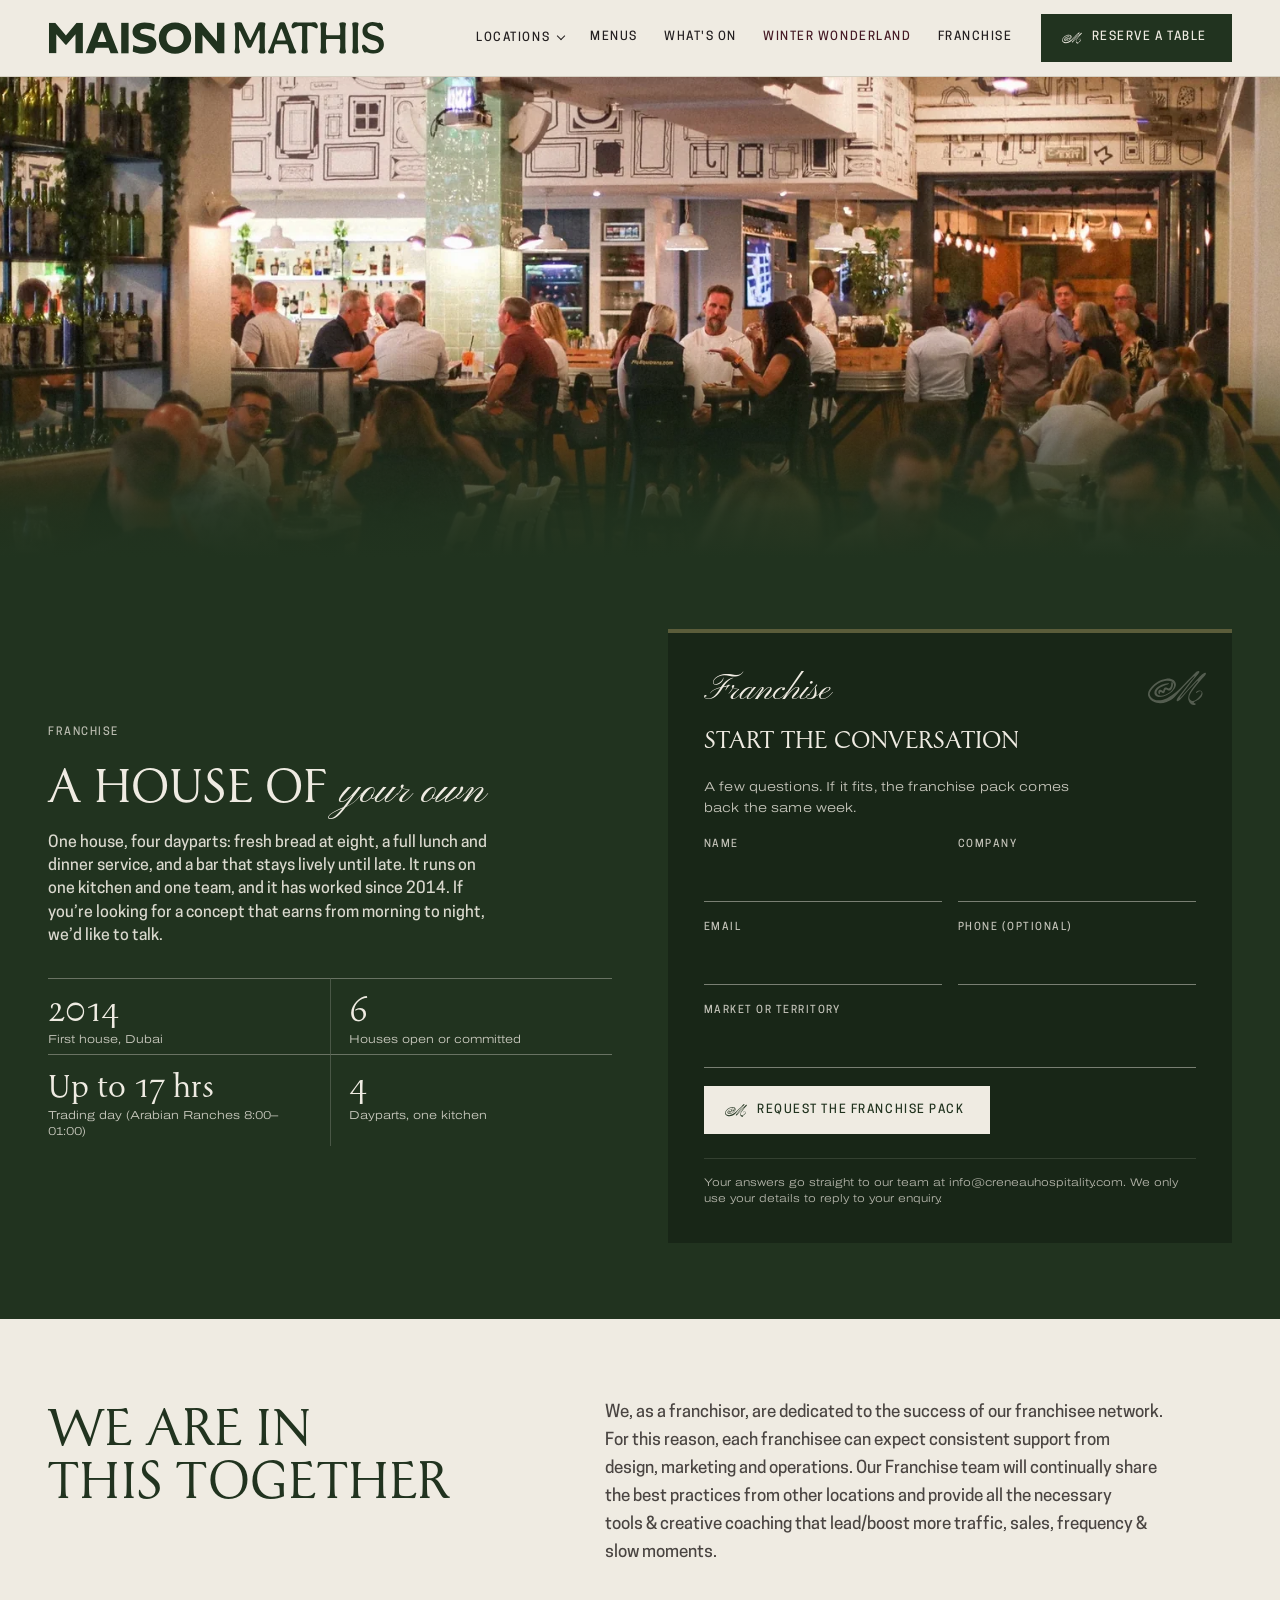
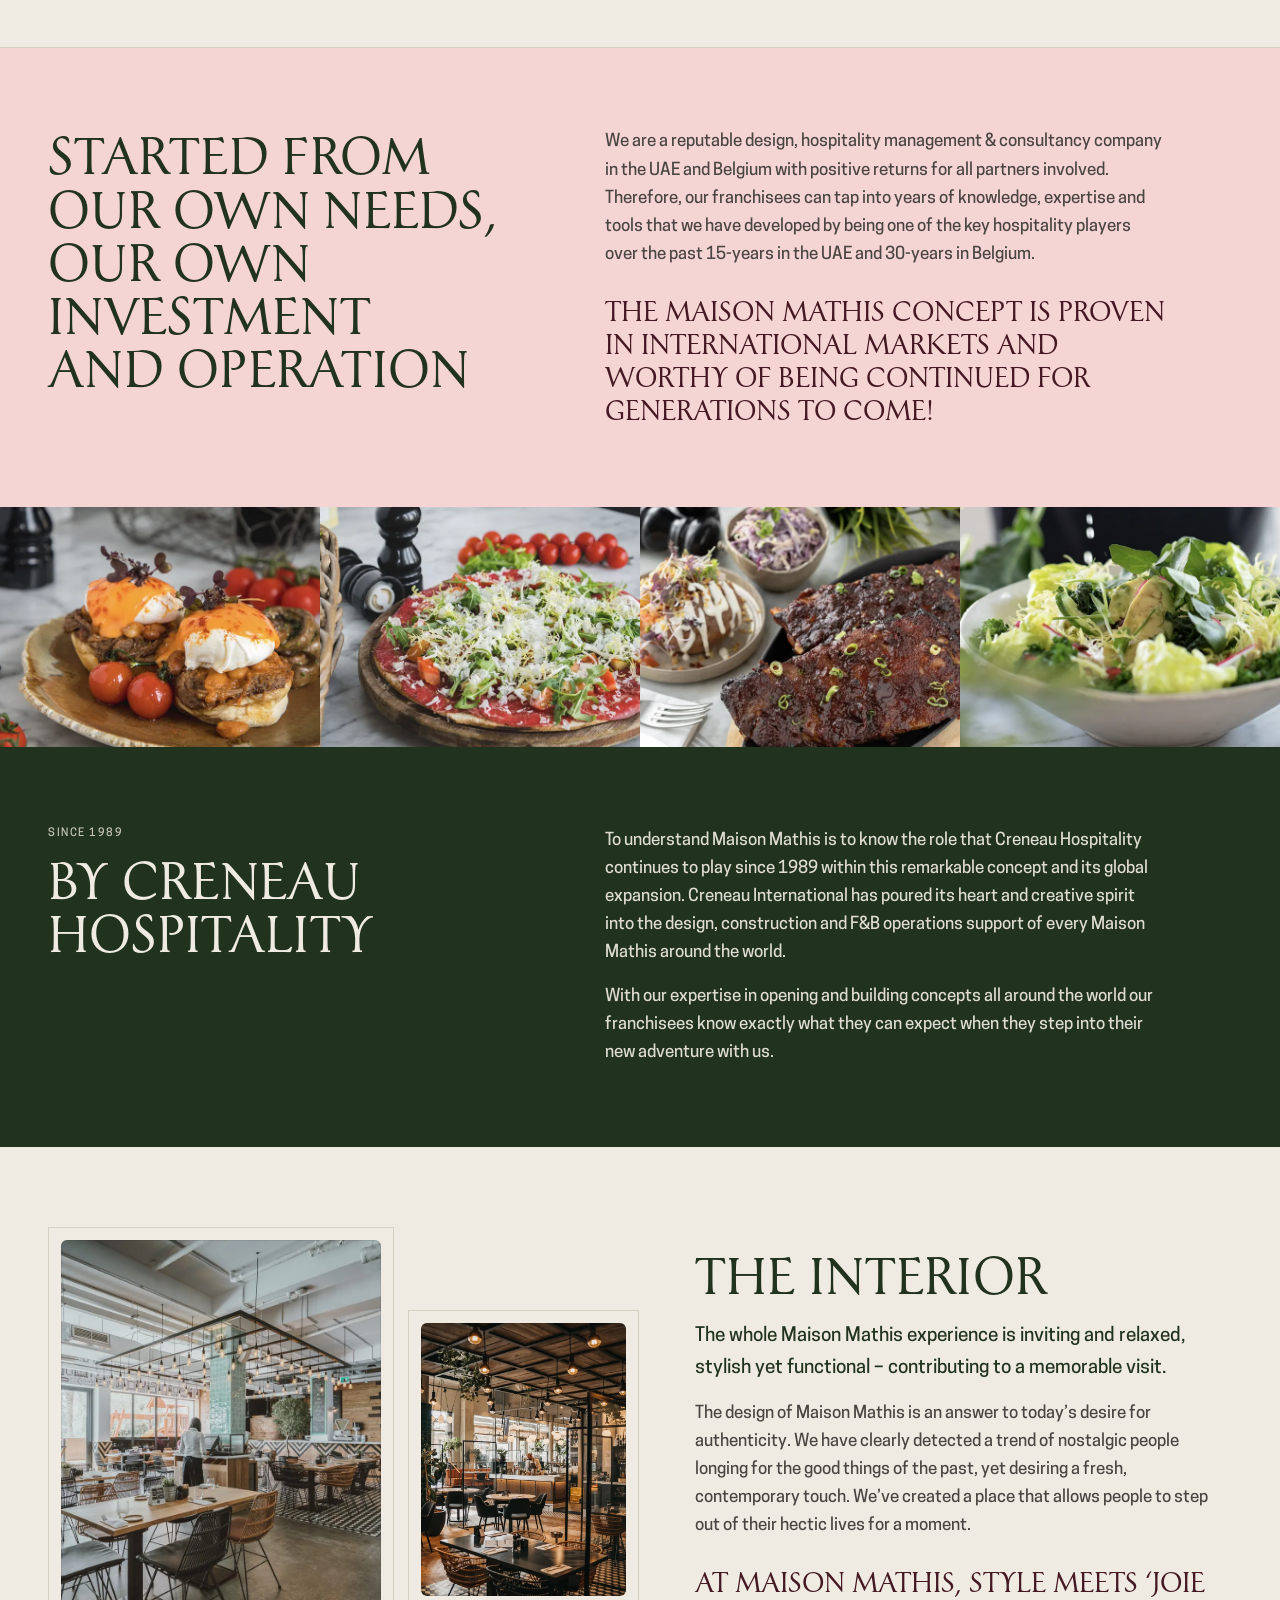
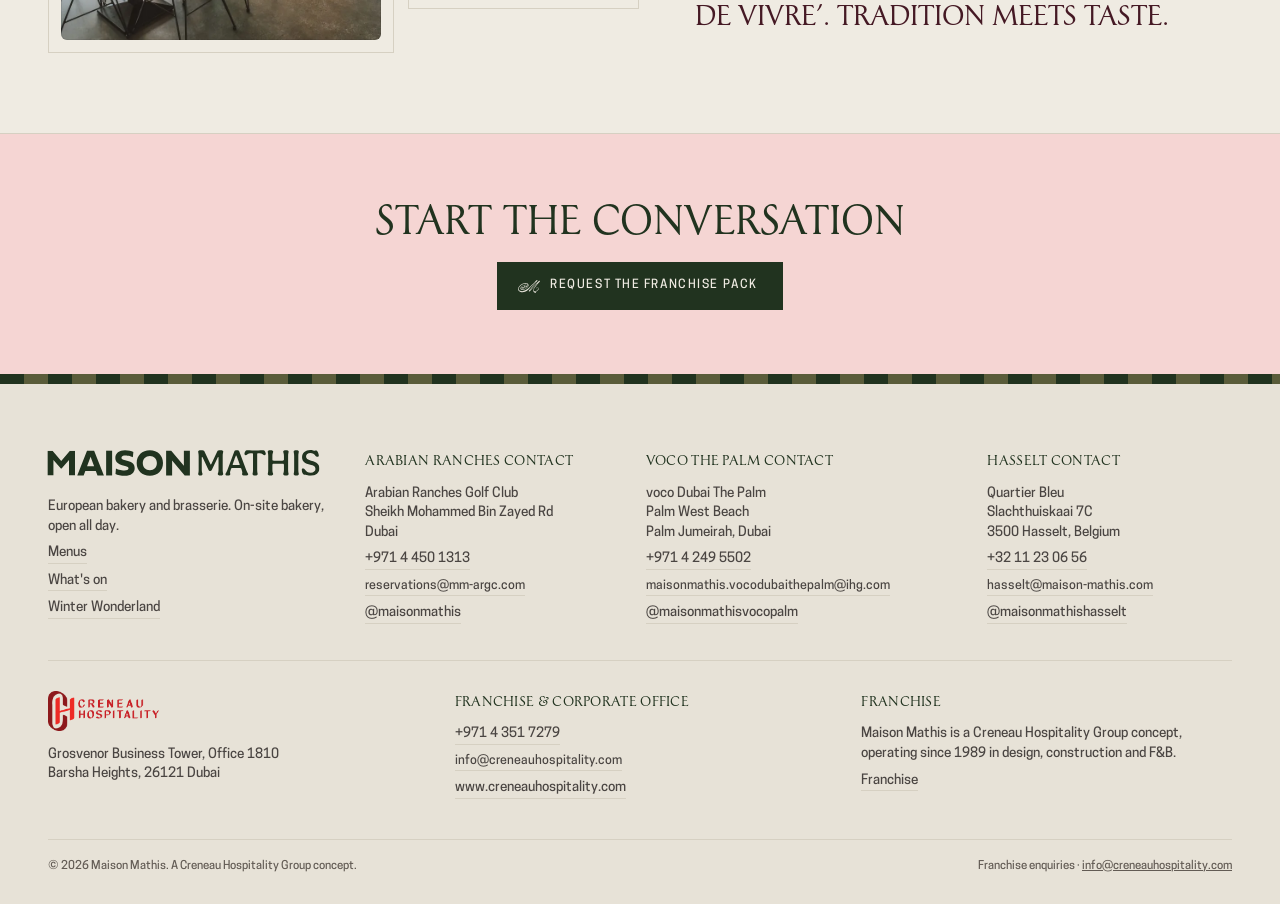
<file: franchise/index.html>
<!doctype html>
<html lang="en">
<head>
<meta charset="utf-8"><meta name="viewport" content="width=device-width,initial-scale=1,viewport-fit=cover">
<!-- Google Tag Manager -->
<script>(function(w,d,s,l,i){w[l]=w[l]||[];w[l].push({'gtm.start':
new Date().getTime(),event:'gtm.js'});var f=d.getElementsByTagName(s)[0],
j=d.createElement(s),dl=l!='dataLayer'?'&l='+l:'';j.async=true;j.src=
'https://www.googletagmanager.com/gtm.js?id='+i+dl;f.parentNode.insertBefore(j,f);
})(window,document,'script','dataLayer','GTM-5QXDVQFR');</script>
<!-- End Google Tag Manager -->
<script async src="https://www.googletagmanager.com/gtag/js?id=G-CMQRT3KMVV"></script>
<script>
  window.dataLayer = window.dataLayer || [];
  function gtag(){dataLayer.push(arguments);}
  gtag('js', new Date());

  gtag('config', 'G-CMQRT3KMVV');
</script>
<title>Franchise a Maison Mathis | Creneau Hospitality</title>
<meta name="description" content="Open a house of your own: a proven European bakery and brasserie concept from Creneau Hospitality, with design, marketing and operations support.">
<link rel="canonical" href="https://maison-mathis.com/franchise/">
<meta name="robots" content="index, follow, max-image-preview:large">
<meta name="theme-color" content="#21331F">
<meta property="og:type" content="website">
<meta property="og:site_name" content="Maison Mathis">
<meta property="og:title" content="Franchise a Maison Mathis | Creneau Hospitality">
<meta property="og:description" content="Open a house of your own: a proven European bakery and brasserie concept from Creneau Hospitality, with design, marketing and operations support.">
<meta property="og:url" content="https://maison-mathis.com/franchise/">
<meta property="og:locale" content="en">
<meta name="twitter:card" content="summary_large_image">
<meta name="twitter:title" content="Franchise a Maison Mathis | Creneau Hospitality">
<meta name="twitter:description" content="Open a house of your own: a proven European bakery and brasserie concept from Creneau Hospitality, with design, marketing and operations support.">
<link rel="preconnect" href="https://www.sevenrooms.com">
<link rel="dns-prefetch" href="https://www.sevenrooms.com">
<link rel="preconnect" href="https://widget.servmeco.com">
<link rel="dns-prefetch" href="https://widget.servmeco.com">
<link rel="icon" type="image/svg+xml" href="/assets/img/favicon.svg">
<style>:root{color-scheme:light;box-sizing:border-box;padding-top:env(safe-area-inset-top,0px);padding-bottom:env(safe-area-inset-bottom,0px)}html{scroll-padding-top:env(safe-area-inset-top,0px)}body{margin:0;padding:0;font:14px -apple-system,BlinkMacSystemFont,sans-serif;background:#faf9f5;color:#141413}img{max-width:100%}[hidden]:not([hidden=until-found i]){display:none!important}</style>
<link rel="preload" as="font" type="font/woff" href="/assets/fonts/tenderness.woff" crossorigin>
<link rel="preload" as="font" type="font/woff" href="/assets/fonts/cooper-hewitt.woff" crossorigin>
<link rel="preload" as="font" type="font/woff" href="/assets/fonts/archivo-expanded.woff" crossorigin>
<link rel="stylesheet" href="/assets/css/site.ba58cfe1.css">
<script type="application/ld+json">
{
 "@context": "https://schema.org",
 "@graph": [
  {
   "@type": "BreadcrumbList",
   "itemListElement": [
    {
     "@type": "ListItem",
     "position": 1,
     "name": "Maison Mathis",
     "item": "https://maison-mathis.com/"
    },
    {
     "@type": "ListItem",
     "position": 2,
     "name": "Franchise",
     "item": "https://maison-mathis.com/franchise/"
    }
   ]
  },
  {
   "@type": "WebPage",
   "name": "Franchise a Maison Mathis | Creneau Hospitality",
   "description": "Open a house of your own: a proven European bakery and brasserie concept from Creneau Hospitality, with design, marketing and operations support.",
   "url": "https://maison-mathis.com/franchise/"
  }
 ]
}
</script>
</head>
<body>
<!-- Google Tag Manager (noscript) -->
<noscript><iframe src="https://www.googletagmanager.com/ns.html?id=GTM-5QXDVQFR"
height="0" width="0" style="display:none;visibility:hidden"></iframe></noscript>
<!-- End Google Tag Manager (noscript) -->
<a class="skip" href="#franchise" id="skipLink">Skip to content</a>
<header class="site">
  <div class="bar">
    <a class="mark" href="/" aria-label="Maison Mathis home">
      <img id="dupimg0" src="/assets/img/maison-mathis.svg" alt="Maison Mathis" width="320" height="30">
    </a>
    <nav class="main" aria-label="Main">
      <div class="nav-drop">
        <a href="/#locations" aria-haspopup="true">Locations</a>
        <div class="nav-sub">
          <div class="nav-sub-box">
            <span class="nav-group" aria-hidden="true">Open</span>
            <a href="/arabian-ranches/">Arabian Ranches</a>
            <a href="/voco-the-palm/">voco The Palm</a>
            <a href="/hasselt/">Hasselt</a>
            <span class="nav-group" aria-hidden="true">Opening soon</span>
            <a href="/dubai-south/">Dubai South <span class="visually-hidden">(opening soon)</span></a>
            <a href="/al-mouj/">Al Mouj <span class="visually-hidden">(opening soon)</span></a>
            <a href="/pullman-jlt/">Pullman JLT <span class="visually-hidden">(opening soon)</span></a>
          </div>
        </div>
      </div>
      <a href="/#menus">Menus</a>
      <a href="/#whatson">What's on</a>
      <a class="ww-link" href="/winter-wonderland/">Winter Wonderland</a>
      <a href="/franchise/" aria-current="page">Franchise</a>
    </nav>
    <a class="btn btn-primary bar-reserve" href="/#locations" aria-label="Reserve a table"><span class="full">Reserve a table</span><span class="short" aria-hidden="true">Reserve</span></a>
    <button class="burger" type="button" aria-expanded="false" aria-controls="mobileMenu" aria-label="Open navigation"><span class="burger-icon" aria-hidden="true"><i></i></span></button>
  </div>
  <div class="mmenu" id="mobileMenu" hidden>
    <nav aria-label="Main menu">
      <a class="mm-link" href="/#locations">Locations</a>
      <div class="mm-sub">
        <span class="mm-group" aria-hidden="true">Open</span>
        <a href="/arabian-ranches/">Arabian Ranches</a>
        <a href="/voco-the-palm/">voco The Palm</a>
        <a href="/hasselt/">Hasselt</a>
        <span class="mm-group" aria-hidden="true">Opening soon</span>
        <a href="/dubai-south/">Dubai South <span class="visually-hidden">(opening soon)</span></a>
        <a href="/al-mouj/">Al Mouj <span class="visually-hidden">(opening soon)</span></a>
        <a href="/pullman-jlt/">Pullman JLT <span class="visually-hidden">(opening soon)</span></a>
      </div>
      <a class="mm-link" href="/#menus">Menus</a>
      <a class="mm-link" href="/#whatson">What's on</a>
      <a class="mm-link ww-link" href="/winter-wonderland/">Winter Wonderland</a>
      <a class="mm-link" href="/franchise/" aria-current="page">Franchise</a>
      <a class="btn btn-primary" href="/#locations">Reserve a table</a>
    </nav>
  </div>
  <div class="mm-backdrop" hidden></div>
</header>

<main id="franchise">

  <figure class="proof" style="margin:0">
    <img id="frHeaderImg" src="/assets/img/guests-at-the-bar-and-tables-of-a-busy-maison-mathis-din.webp" alt="Guests at the bar and tables of a busy Maison Mathis dining room in the evening" loading="lazy" decoding="async">
  </figure>

  <section class="franchise on-dark" id="franchise-form">
    <div class="wrap">
      <div class="inner">

        <div style="display:flex;flex-direction:column;gap:20px;justify-content:center">
          <p class="label" style="opacity:.75">Franchise</p>
          <h1>A house of <span class="script" style="font-size:.86em">your own</span></h1>
          <p class="lead">
            One house, four dayparts: fresh bread at eight, a full lunch and dinner service, and a bar
            that stays lively until late. It runs on one kitchen and one team, and it has worked since 2014.
            If you&rsquo;re looking for a concept that earns from morning to night, we&rsquo;d like to talk.
          </p>
          <div class="facts">
            <div class="fact"><b>2014</b><span>First house, Dubai</span></div>
            <div class="fact"><b>6</b><span>Houses open or committed</span></div>
            <div class="fact"><b>Up to 17 hrs</b><span>Trading day (Arabian Ranches 8:00&ndash;01:00)</span></div>
            <div class="fact"><b>4</b><span>Dayparts, one kitchen</span></div>
          </div>
        </div>

        <form class="form js-franchise-form" id="franchiseForm" name="franchise-enquiry" method="POST" action="/franchise/thank-you/" data-netlify="true" data-netlify-honeypot="bot-field"><div class="inner">
          <input type="hidden" name="form-name" value="franchise-enquiry">
          <input type="hidden" name="source" value="Franchise page">
          <p hidden><label>Leave this empty: <input name="bot-field" tabindex="-1" autocomplete="off"></label></p>
          <p class="script-word" aria-hidden="true">Franchise</p>
          <h2 class="form-h">Start the conversation</h2>
          <p class="desc" style="opacity:.8">
            A few questions. If it fits, the franchise pack comes back the same week.
          </p>
          <div class="field-row">
            <div class="field">
              <label for="f-name">Name</label>
              <input id="f-name" name="name" type="text" autocomplete="name" placeholder="" required>
            </div>
            <div class="field">
              <label for="f-company">Company</label>
              <input id="f-company" name="company" type="text" autocomplete="organization" placeholder="" required>
            </div>
          </div>
          <div class="field-row">
            <div class="field">
              <label for="f-email">Email</label>
              <input id="f-email" name="email" type="email" autocomplete="email" placeholder="" required>
            </div>
            <div class="field">
              <label for="f-phone">Phone (optional)</label>
              <input id="f-phone" name="phone" type="tel" autocomplete="tel" placeholder="">
            </div>
          </div>
          <div class="field">
            <label for="f-market">Market or territory</label>
            <input id="f-market" name="market" type="text" autocomplete="off" placeholder="" required>
          </div>
          <button class="btn btn-primary" type="submit" style="align-self:flex-start">Request the franchise pack</button>
          <p class="fineprint" id="franchiseNote" aria-live="polite">Your answers go straight to our team at info@creneauhospitality.com. We only use your details to reply to your enquiry.</p>
        </div></form>

      </div>
    </div>
  </section>

  <section class="fr-band" id="fr-together">
    <div class="wrap">
      <div class="fr-split">
        <h2>We are in this together</h2>
        <div class="fr-copy">
          <p>We, as a franchisor, are dedicated to the success of our franchisee network. For this reason, each franchisee can expect consistent support from design, marketing and operations. Our Franchise team will continually share the best practices from other locations and provide all the necessary tools &amp; creative coaching that lead/boost more traffic, sales, frequency &amp; slow moments.</p>
        </div>
      </div>
    </div>
  </section>

  <section class="fr-band fr-blush">
    <div class="wrap">
      <div class="fr-split">
        <h2>Started from our own needs, our own investment and operation</h2>
        <div class="fr-copy">
          <p>We are a reputable design, hospitality management &amp; consultancy company in the UAE and Belgium with positive returns for all partners involved. Therefore, our franchisees can tap into years of knowledge, expertise and tools that we have developed by being one of the key hospitality players over the past 15-years in the UAE and 30-years in Belgium.</p>
          <p class="fr-statement">The Maison Mathis concept is proven in international markets and worthy of being continued for generations to come!</p>
        </div>
      </div>
    </div>
  </section>

  <section class="fr-strip" aria-label="From our kitchen">
    <img id="frStrip1" src="/assets/img/two-poached-eggs-with-pulled-beef-and-hollandaise-on-a-r.webp" alt="Two poached eggs with pulled beef and hollandaise on a rustic plate" loading="lazy" decoding="async">
    <img id="frStrip2" src="/assets/img/beef-carpaccio-pizza-topped-with-rocket-tomato-and-shave.webp" alt="Beef carpaccio pizza topped with rocket, tomato and shaved cheese" loading="lazy" decoding="async">
    <img id="frStrip3" src="/assets/img/glazed-barbecue-pork-ribs-with-a-loaded-baked-potato-and.webp" alt="Glazed barbecue pork ribs with a loaded baked potato and slaw" loading="lazy" decoding="async">
    <img id="frStrip4" src="/assets/img/a-bowl-of-fresh-green-salad-with-avocado-radish-and-pea.webp" alt="A bowl of fresh green salad with avocado, radish and pea shoots" loading="lazy" decoding="async">
  </section>

  <section class="fr-band fr-forest on-dark">
    <div class="wrap">
      <div class="fr-split">
        <div>
          <p class="label" style="opacity:.8;margin-bottom:12px">Since 1989</p>
          <h2>By Creneau Hospitality</h2>
        </div>
        <div class="fr-copy">
          <p>To understand Maison Mathis is to know the role that Creneau Hospitality continues to play since 1989 within this remarkable concept and its global expansion. Creneau International has poured its heart and creative spirit into the design, construction and F&amp;B operations support of every Maison Mathis around the world.</p>
          <p>With our expertise in opening and building concepts all around the world our franchisees know exactly what they can expect when they step into their new adventure with us.</p>
        </div>
      </div>
    </div>
  </section>

  <section class="fr-band">
    <div class="wrap">
      <div class="fr-interior">
        <div class="fr-photos">
          <div class="fr-photo"><img src="/assets/img/maison-mathis-arabian-ranches-1.webp" alt="The Maison Mathis interior at Arabian Ranches, with a tiled floor, neon sign and wooden bar" loading="lazy" decoding="async"></div>
          <div class="fr-photo"><img src="/assets/img/maison-mathis-hasselt-2.webp" alt="A warm, dark Maison Mathis interior in Hasselt with hanging globe lights" loading="lazy" decoding="async"></div>
        </div>
        <div class="fr-copy">
          <h2>The Interior</h2>
          <p class="fr-lead">The whole Maison Mathis experience is inviting and relaxed, stylish yet functional &ndash; contributing to a memorable visit.</p>
          <p>The design of Maison Mathis is an answer to today&rsquo;s desire for authenticity. We have clearly detected a trend of nostalgic people longing for the good things of the past, yet desiring a fresh, contemporary touch. We&rsquo;ve created a place that allows people to step out of their hectic lives for a moment.</p>
          <p class="fr-statement">At Maison Mathis, style meets &lsquo;joie de vivre&rsquo;. Tradition meets taste.</p>
        </div>
      </div>
    </div>
  </section>

  <section class="ww-cta">
    <div class="wrap">
      <h2>Start the conversation</h2>
      <a class="btn btn-primary" href="/franchise/#franchise-form">Request the franchise pack</a>
    </div>
  </section>

</main>

<footer class="site">
  <div class="wrap">
    <div class="foot-grid">

      <div class="col mark">
        <img src="/assets/img/maison-mathis.svg" alt="Maison Mathis" width="320" height="26">
        <p>European bakery and brasserie. On-site bakery, open all day.</p>
        <a href="/#menus">Menus</a>
        <a href="/#whatson">What's on</a>
        <a href="/winter-wonderland/">Winter Wonderland</a>
      </div>

      <div>
        <h2 class="foot-h">Arabian Ranches contact</h2>
        <div class="col">
          <p>Arabian Ranches Golf Club<br>Sheikh Mohammed Bin Zayed Rd<br>Dubai</p>
          <a href="tel:+97144501313">+971 4 450 1313</a>
          <a href="mailto:reservations@mm-argc.com">reservations@mm-argc.com</a>
          <a href="https://www.instagram.com/maisonmathis" target="_blank" rel="noopener">@maisonmathis</a>
        </div>
      </div>

      <div>
        <h2 class="foot-h">voco The Palm contact</h2>
        <div class="col">
          <p>voco Dubai The Palm<br>Palm West Beach<br>Palm Jumeirah, Dubai</p>
          <a href="tel:+97142495502">+971 4 249 5502</a>
          <a href="mailto:maisonmathis.vocodubaithepalm@ihg.com">maisonmathis.vocodubaithepalm@ihg.com</a>
          <a href="https://www.instagram.com/maisonmathisvocopalm/" target="_blank" rel="noopener">@maisonmathisvocopalm</a>
        </div>
      </div>

      <div>
        <h2 class="foot-h">Hasselt contact</h2>
        <div class="col">
          <p>Quartier Bleu<br>Slachthuiskaai 7C<br>3500 Hasselt, Belgium</p>
          <a href="tel:+3211230656">+32 11 23 06 56</a>
          <a href="mailto:hasselt@maison-mathis.com">hasselt@maison-mathis.com</a>
          <a href="https://www.instagram.com/maisonmathishasselt" target="_blank" rel="noopener">@maisonmathishasselt</a>
        </div>
      </div>

    </div>

    <div class="foot-grid three" style="margin-top:36px;padding-top:30px;border-top:1px solid var(--rule)">
      <div>
        <img class="creneau-mark" src="/assets/img/creneau-hospitality.png" alt="Creneau Hospitality" width="367" height="132">
        <div class="col">
          <p>Grosvenor Business Tower, Office 1810<br>Barsha Heights, 26121 Dubai</p>
        </div>
      </div>
      <div>
        <h2 class="foot-h">Franchise &amp; corporate office</h2>
        <div class="col">
          <a href="tel:+97143517279">+971 4 351 7279</a>
          <a href="mailto:info@creneauhospitality.com">info@creneauhospitality.com</a>
          <a href="https://www.creneauhospitality.com" target="_blank" rel="noopener">www.creneauhospitality.com</a>
        </div>
      </div>
      <div>
        <h2 class="foot-h">Franchise</h2>
        <div class="col">
          <p>Maison Mathis is a Creneau Hospitality Group concept, operating since 1989 in design,
            construction and F&amp;B.</p>
          <a href="/franchise/">Franchise</a>
        </div>
      </div>
    </div>

    <div class="foot-base">
      <span>&copy; 2026 Maison Mathis. A Creneau Hospitality Group concept.</span>
      <span>Franchise enquiries &middot; <a href="mailto:info@creneauhospitality.com" style="color:inherit">info@creneauhospitality.com</a></span>
    </div>
  </div>
</footer>

<script src="/assets/js/site.006b9aa4.js" defer></script>
</body>
</html>
</file>
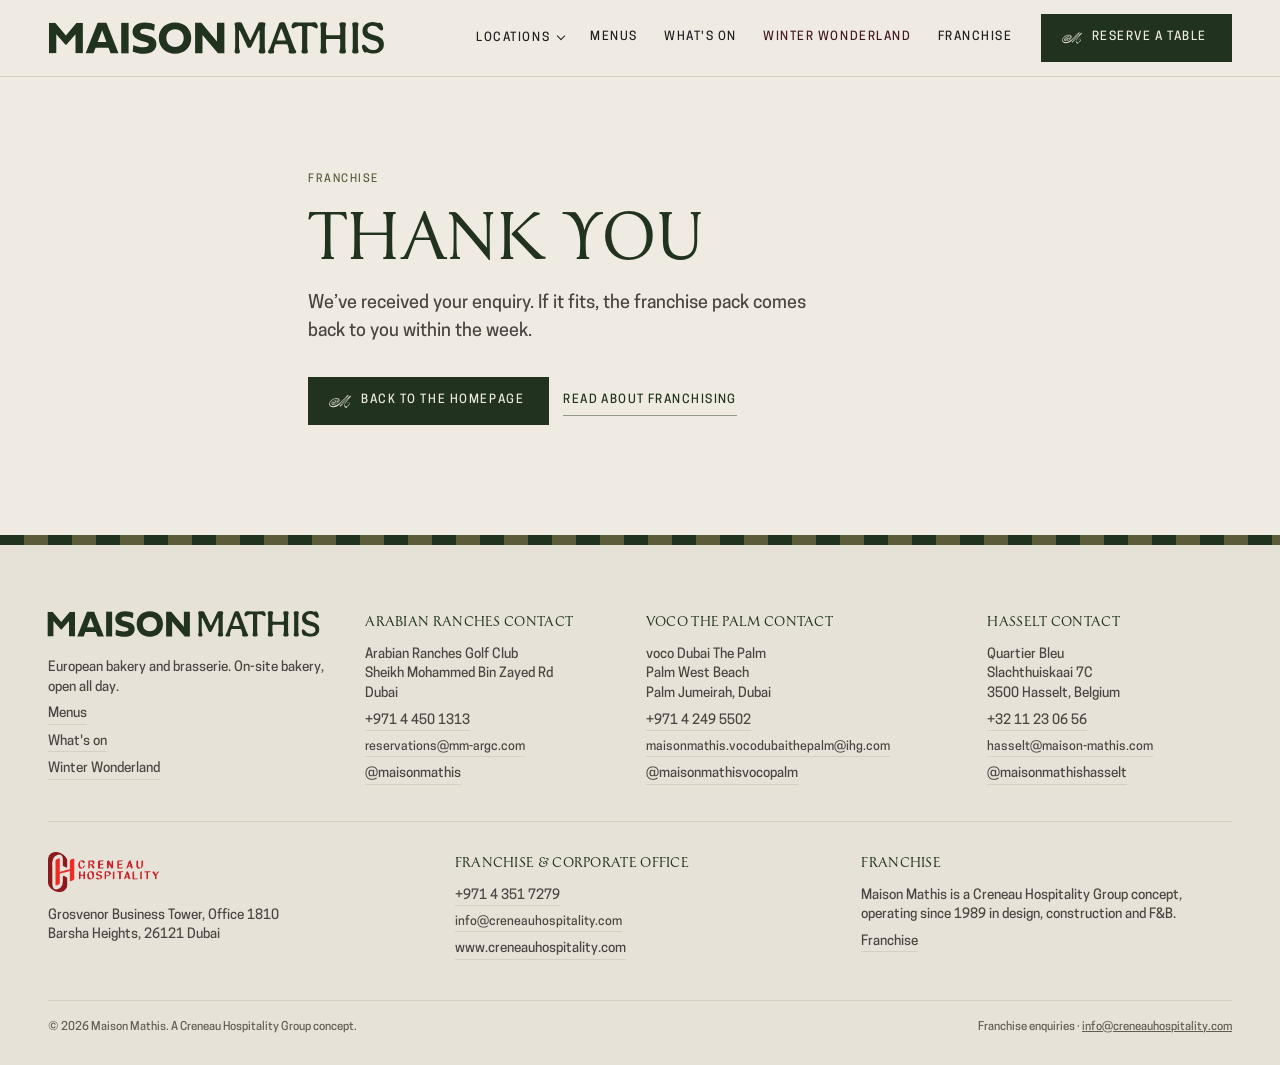
<file: franchise/thank-you/index.html>
<!doctype html>
<html lang="en">
<head>
<meta charset="utf-8"><meta name="viewport" content="width=device-width,initial-scale=1,viewport-fit=cover">
<!-- Google Tag Manager -->
<script>(function(w,d,s,l,i){w[l]=w[l]||[];w[l].push({'gtm.start':
new Date().getTime(),event:'gtm.js'});var f=d.getElementsByTagName(s)[0],
j=d.createElement(s),dl=l!='dataLayer'?'&l='+l:'';j.async=true;j.src=
'https://www.googletagmanager.com/gtm.js?id='+i+dl;f.parentNode.insertBefore(j,f);
})(window,document,'script','dataLayer','GTM-5QXDVQFR');</script>
<!-- End Google Tag Manager -->
<script async src="https://www.googletagmanager.com/gtag/js?id=G-CMQRT3KMVV"></script>
<script>
  window.dataLayer = window.dataLayer || [];
  function gtag(){dataLayer.push(arguments);}
  gtag('js', new Date());

  gtag('config', 'G-CMQRT3KMVV');
</script>
<title>Thank you | Maison Mathis</title>
<meta name="description" content="Thank you for your franchise enquiry.">
<meta name="robots" content="noindex, follow">
<meta name="theme-color" content="#21331F">
<meta property="og:type" content="website">
<meta property="og:site_name" content="Maison Mathis">
<meta property="og:title" content="Thank you | Maison Mathis">
<meta property="og:description" content="Thank you for your franchise enquiry.">
<meta property="og:locale" content="en">
<meta name="twitter:card" content="summary_large_image">
<meta name="twitter:title" content="Thank you | Maison Mathis">
<meta name="twitter:description" content="Thank you for your franchise enquiry.">
<link rel="preconnect" href="https://www.sevenrooms.com">
<link rel="dns-prefetch" href="https://www.sevenrooms.com">
<link rel="preconnect" href="https://widget.servmeco.com">
<link rel="dns-prefetch" href="https://widget.servmeco.com">
<link rel="icon" type="image/svg+xml" href="/assets/img/favicon.svg">
<style>:root{color-scheme:light;box-sizing:border-box;padding-top:env(safe-area-inset-top,0px);padding-bottom:env(safe-area-inset-bottom,0px)}html{scroll-padding-top:env(safe-area-inset-top,0px)}body{margin:0;padding:0;font:14px -apple-system,BlinkMacSystemFont,sans-serif;background:#faf9f5;color:#141413}img{max-width:100%}[hidden]:not([hidden=until-found i]){display:none!important}</style>
<link rel="preload" as="font" type="font/woff" href="/assets/fonts/tenderness.woff" crossorigin>
<link rel="preload" as="font" type="font/woff" href="/assets/fonts/cooper-hewitt.woff" crossorigin>
<link rel="preload" as="font" type="font/woff" href="/assets/fonts/archivo-expanded.woff" crossorigin>
<link rel="stylesheet" href="/assets/css/site.ba58cfe1.css">
</head>
<body>
<!-- Google Tag Manager (noscript) -->
<noscript><iframe src="https://www.googletagmanager.com/ns.html?id=GTM-5QXDVQFR"
height="0" width="0" style="display:none;visibility:hidden"></iframe></noscript>
<!-- End Google Tag Manager (noscript) -->
<a class="skip" href="#thanks" id="skipLink">Skip to content</a>
<header class="site">
  <div class="bar">
    <a class="mark" href="/" aria-label="Maison Mathis home">
      <img id="dupimg0" src="/assets/img/maison-mathis.svg" alt="Maison Mathis" width="320" height="30">
    </a>
    <nav class="main" aria-label="Main">
      <div class="nav-drop">
        <a href="/#locations" aria-haspopup="true">Locations</a>
        <div class="nav-sub">
          <div class="nav-sub-box">
            <span class="nav-group" aria-hidden="true">Open</span>
            <a href="/arabian-ranches/">Arabian Ranches</a>
            <a href="/voco-the-palm/">voco The Palm</a>
            <a href="/hasselt/">Hasselt</a>
            <span class="nav-group" aria-hidden="true">Opening soon</span>
            <a href="/dubai-south/">Dubai South <span class="visually-hidden">(opening soon)</span></a>
            <a href="/al-mouj/">Al Mouj <span class="visually-hidden">(opening soon)</span></a>
            <a href="/pullman-jlt/">Pullman JLT <span class="visually-hidden">(opening soon)</span></a>
          </div>
        </div>
      </div>
      <a href="/#menus">Menus</a>
      <a href="/#whatson">What's on</a>
      <a class="ww-link" href="/winter-wonderland/">Winter Wonderland</a>
      <a href="/franchise/">Franchise</a>
    </nav>
    <a class="btn btn-primary bar-reserve" href="/#locations" aria-label="Reserve a table"><span class="full">Reserve a table</span><span class="short" aria-hidden="true">Reserve</span></a>
    <button class="burger" type="button" aria-expanded="false" aria-controls="mobileMenu" aria-label="Open navigation"><span class="burger-icon" aria-hidden="true"><i></i></span></button>
  </div>
  <div class="mmenu" id="mobileMenu" hidden>
    <nav aria-label="Main menu">
      <a class="mm-link" href="/#locations">Locations</a>
      <div class="mm-sub">
        <span class="mm-group" aria-hidden="true">Open</span>
        <a href="/arabian-ranches/">Arabian Ranches</a>
        <a href="/voco-the-palm/">voco The Palm</a>
        <a href="/hasselt/">Hasselt</a>
        <span class="mm-group" aria-hidden="true">Opening soon</span>
        <a href="/dubai-south/">Dubai South <span class="visually-hidden">(opening soon)</span></a>
        <a href="/al-mouj/">Al Mouj <span class="visually-hidden">(opening soon)</span></a>
        <a href="/pullman-jlt/">Pullman JLT <span class="visually-hidden">(opening soon)</span></a>
      </div>
      <a class="mm-link" href="/#menus">Menus</a>
      <a class="mm-link" href="/#whatson">What's on</a>
      <a class="mm-link ww-link" href="/winter-wonderland/">Winter Wonderland</a>
      <a class="mm-link" href="/franchise/">Franchise</a>
      <a class="btn btn-primary" href="/#locations">Reserve a table</a>
    </nav>
  </div>
  <div class="mm-backdrop" hidden></div>
</header>

<main id="thanks" style="padding:96px 0 110px">
  <div class="wrap" style="max-width:720px">
    <p class="label eyebrow" style="color:var(--olive);margin-bottom:14px">Franchise</p>
    <h1 style="font-size:clamp(38px,6vw,72px);line-height:.92;color:var(--forest);margin-bottom:22px">Thank you</h1>
    <p style="font-size:18px;line-height:1.6;color:var(--ink-soft);max-width:48ch;margin-bottom:30px">We&rsquo;ve received your enquiry. If it fits, the franchise pack comes back to you within the week.</p>
    <div style="display:flex;gap:14px;flex-wrap:wrap;align-items:center">
      <a class="btn btn-primary" href="/">Back to the homepage</a>
      <a class="btn btn-tertiary" href="/franchise/">Read about franchising</a>
    </div>
  </div>
</main>

<footer class="site">
  <div class="wrap">
    <div class="foot-grid">

      <div class="col mark">
        <img src="/assets/img/maison-mathis.svg" alt="Maison Mathis" width="320" height="26">
        <p>European bakery and brasserie. On-site bakery, open all day.</p>
        <a href="/#menus">Menus</a>
        <a href="/#whatson">What's on</a>
        <a href="/winter-wonderland/">Winter Wonderland</a>
      </div>

      <div>
        <h2 class="foot-h">Arabian Ranches contact</h2>
        <div class="col">
          <p>Arabian Ranches Golf Club<br>Sheikh Mohammed Bin Zayed Rd<br>Dubai</p>
          <a href="tel:+97144501313">+971 4 450 1313</a>
          <a href="mailto:reservations@mm-argc.com">reservations@mm-argc.com</a>
          <a href="https://www.instagram.com/maisonmathis" target="_blank" rel="noopener">@maisonmathis</a>
        </div>
      </div>

      <div>
        <h2 class="foot-h">voco The Palm contact</h2>
        <div class="col">
          <p>voco Dubai The Palm<br>Palm West Beach<br>Palm Jumeirah, Dubai</p>
          <a href="tel:+97142495502">+971 4 249 5502</a>
          <a href="mailto:maisonmathis.vocodubaithepalm@ihg.com">maisonmathis.vocodubaithepalm@ihg.com</a>
          <a href="https://www.instagram.com/maisonmathisvocopalm/" target="_blank" rel="noopener">@maisonmathisvocopalm</a>
        </div>
      </div>

      <div>
        <h2 class="foot-h">Hasselt contact</h2>
        <div class="col">
          <p>Quartier Bleu<br>Slachthuiskaai 7C<br>3500 Hasselt, Belgium</p>
          <a href="tel:+3211230656">+32 11 23 06 56</a>
          <a href="mailto:hasselt@maison-mathis.com">hasselt@maison-mathis.com</a>
          <a href="https://www.instagram.com/maisonmathishasselt" target="_blank" rel="noopener">@maisonmathishasselt</a>
        </div>
      </div>

    </div>

    <div class="foot-grid three" style="margin-top:36px;padding-top:30px;border-top:1px solid var(--rule)">
      <div>
        <img class="creneau-mark" src="/assets/img/creneau-hospitality.png" alt="Creneau Hospitality" width="367" height="132">
        <div class="col">
          <p>Grosvenor Business Tower, Office 1810<br>Barsha Heights, 26121 Dubai</p>
        </div>
      </div>
      <div>
        <h2 class="foot-h">Franchise &amp; corporate office</h2>
        <div class="col">
          <a href="tel:+97143517279">+971 4 351 7279</a>
          <a href="mailto:info@creneauhospitality.com">info@creneauhospitality.com</a>
          <a href="https://www.creneauhospitality.com" target="_blank" rel="noopener">www.creneauhospitality.com</a>
        </div>
      </div>
      <div>
        <h2 class="foot-h">Franchise</h2>
        <div class="col">
          <p>Maison Mathis is a Creneau Hospitality Group concept, operating since 1989 in design,
            construction and F&amp;B.</p>
          <a href="/franchise/">Franchise</a>
        </div>
      </div>
    </div>

    <div class="foot-base">
      <span>&copy; 2026 Maison Mathis. A Creneau Hospitality Group concept.</span>
      <span>Franchise enquiries &middot; <a href="mailto:info@creneauhospitality.com" style="color:inherit">info@creneauhospitality.com</a></span>
    </div>
  </div>
</footer>
<script src="/assets/js/site.006b9aa4.js" defer></script>
</body>
</html>
</file>
<file: assets/css/site.ba58cfe1.css>
/* ============================================================
     FONTS - real brand files from the Maison Mathis Brand
     Guidelines artifact (Tenderness, Cooper Hewitt, Archivo Expanded
     Light, Pinyon Script), inlined so the page is self-contained.
     ============================================================ */
  @font-face {
    font-family: "Tenderness";
    src: url("/assets/fonts/tenderness.woff") format("woff");
    font-weight: 400; font-style: normal; font-display: swap;
  }
  @font-face {
    font-family: "Cooper Hewitt";
    src: url("/assets/fonts/cooper-hewitt.woff") format("woff");
    font-weight: 500; font-style: normal; font-display: swap;
  }
  @font-face {
    font-family: "Archivo Expanded";
    src: url("/assets/fonts/archivo-expanded.woff") format("woff");
    font-weight: 300; font-style: normal; font-display: swap;
  }
  @font-face {
    font-family: "Pinyon Script";
    src: url("/assets/fonts/pinyon-script.woff") format("woff");
    font-weight: 400; font-style: normal; font-display: swap;
  }

  /* ============================================================
     TOKENS - values taken from the design system, not invented.
     The brand has one theme; this page commits to it and paints
     every surface explicitly.
     ============================================================ */
  :root {
    --forest: #21331F;
    --olive: #5A5C3A;
    --bordeaux: #451924;
    --sky: #B6D8F1;
    --blush: #F5D5D3;
    --cream: #EFEBE2;
    --ink: #231F20;
    --white: #FFFFFF;

    --paper: #EFEBE2;
    --paper-2: #E7E2D7;
    --rule: #D6D0C2;
    --rule-soft: #DFDACE;
    --ink-soft: #4A4542;
    --ink-mute: #726B64;

    --display: "Tenderness", Georgia, "Times New Roman", serif;
    --sans: "Cooper Hewitt", "Helvetica Neue", Arial, sans-serif;
    --info: "Archivo Expanded", "Arial Narrow", Arial, sans-serif;
    --script: "Pinyon Script", "Brush Script MT", cursive;

    --stripe: repeating-linear-gradient(90deg,
                var(--forest) 0 24px, var(--olive) 24px 48px);

    --gutter: 28px;
    --maxw: 1240px;
  }

  * { box-sizing: border-box; }

  body {
    margin: 0;
    background: var(--paper);
    color: var(--ink);
    font-family: var(--sans);
    font-size: 16px;
    font-weight: 500;
    line-height: 1.45;
    -webkit-font-smoothing: antialiased;
  }

  img { display: block; max-width: 100%; }

  h1, h2, h3, h4 {
    margin: 0;
    font-family: var(--display);
    font-weight: 400;
    text-transform: uppercase;
    text-wrap: balance;
    letter-spacing: .005em;
  }

  p { margin: 0; }

  a { color: inherit; }

  .wrap {
    max-width: var(--maxw);
    margin: 0 auto;
    padding: 0 var(--gutter);
  }

  /* ---------- type styles ---------- */

  .label {
    font-family: var(--sans);
    font-size: 11px;
    font-weight: 500;
    letter-spacing: .14em;
    text-transform: uppercase;
    line-height: 1.3;
  }

  .desc {
    font-family: var(--info);
    font-weight: 300;
    font-size: 13.5px;
    line-height: 1.5;
    letter-spacing: .01em;
  }

  .script { font-family: var(--script); text-transform: none; font-weight: 400; }

  /* ---------- buttons: three tiers, never more ---------- */

  .btn {
    display: inline-flex;
    align-items: center;
    justify-content: center;
    gap: 8px;
    font-family: var(--sans);
    font-size: 12px;
    font-weight: 500;
    letter-spacing: .13em;
    text-transform: uppercase;
    padding: 13px 22px;
    border: 1px solid transparent;
    border-radius: 0;
    text-decoration: none;
    cursor: pointer;
    transition: background .15s ease, color .15s ease, border-color .15s ease;
  }
  .btn-primary { background: var(--forest); color: var(--cream); }
  .btn-primary:hover { background: #2C4429; }
  .btn-secondary { background: transparent; color: var(--forest); border-color: var(--forest); }
  .btn-secondary:hover { background: var(--forest); color: var(--cream); }
  .btn-tertiary {
    background: transparent; color: var(--forest);
    padding: 6px 0; letter-spacing: .1em;
    border-bottom: 1px solid currentColor;
  }
  .btn-tertiary:hover { color: var(--olive); }

  .on-dark .btn-primary { background: var(--cream); color: var(--forest); }
  .on-dark .btn-primary:hover { background: var(--white); }
  .on-dark .btn-secondary { color: var(--cream); border-color: var(--cream); }
  .on-dark .btn-secondary:hover { background: var(--cream); color: var(--forest); }
  .on-dark .btn-tertiary { color: var(--cream); }

  :focus-visible { outline: 2px solid var(--forest); outline-offset: 3px; }
  .on-dark :focus-visible { outline-color: var(--cream); }



  /* ---------- header ---------- */

  header.site {
    position: sticky; top: 0; z-index: 50;
    background: var(--paper);
    border-bottom: 1px solid var(--rule);
  }
  .bar {
    display: flex; align-items: center; gap: 28px;
    padding: 16px var(--gutter);
    max-width: var(--maxw); margin: 0 auto;
  }
  .bar .mark { display: block; }
  .bar .mark img { height: 30px; width: auto; }
  .bar .mark .fallback {
    font-family: var(--display); font-size: 21px; text-transform: uppercase;
    color: var(--forest); letter-spacing: .02em;
  }
  nav.main { margin-left: auto; display: flex; gap: 26px; align-items: center; }
  nav.main a {
    font-size: 12px; font-weight: 500; letter-spacing: .13em;
    text-transform: uppercase; text-decoration: none; color: var(--ink);
    padding: 4px 0; border-bottom: 1px solid transparent;
  }
  nav.main a:hover { border-bottom-color: var(--forest); }
  .nav-drop { position: relative; }
  .nav-drop > a::after { content: ""; display: inline-block; width: 5px; height: 5px; margin-left: 8px; position: relative; top: -2px;
    border-right: 1.2px solid currentColor; border-bottom: 1.2px solid currentColor; transform: rotate(45deg); }
  .nav-sub { display: none; position: absolute; top: 100%; left: -18px; padding-top: 14px; z-index: 60; }
  .nav-drop:hover .nav-sub, .nav-drop:focus-within .nav-sub { display: block; }
  .nav-sub-box { min-width: 220px; padding: 8px 0; background: var(--paper); border: 1px solid var(--rule); }
  nav.main .nav-sub a { display: block; padding: 10px 20px; border-bottom: 0; white-space: nowrap; }
  nav.main .nav-sub a:hover { background: var(--paper-2); }
  .loc { scroll-margin-top: 110px; }
  .burger { display: none; }

  /* section headings land clear of the sticky header */
  section[id] { scroll-margin-top: 92px; }

  /* ---------- hero ---------- */

  .hero {
    display: grid;
    grid-template-columns: 1.05fr .95fr;
    gap: 0;
    border-bottom: 1px solid var(--rule);
  }
  .hero-copy {
    padding: 72px var(--gutter) 64px;
    padding-left: max(var(--gutter), calc((100vw - var(--maxw)) / 2 + var(--gutter)));
    display: flex; flex-direction: column; justify-content: center; gap: 22px;
  }
  .hero h1 {
    font-size: clamp(42px, 5.6vw, 82px);
    line-height: .9;
    color: var(--forest);
    max-width: 11ch;
  }
  .hero .standfirst { font-size: 17px; max-width: 42ch; color: var(--ink-soft); }
  .hero .eyebrow { color: var(--olive); }

  .hero-media { position: relative; min-height: 460px; background: var(--paper-2); }
  .hero-media .hero-img { position: absolute; inset: 0; width: 100%; height: 100%; max-width: none; object-fit: cover; object-position: 50% 68%; display: block; }

  /* ---------- image slots ---------- */

  /* ---------- temporary image panels ----------
     Stand-ins until the real photography is supplied. Brand-legal
     grounds only; monogram watermark; caption names the source file. */
  .slot {
    position: relative;
    width: 100%; height: 100%;
    min-height: 200px;
    display: flex; align-items: flex-end;
    padding: 16px 18px;
    overflow: hidden;
    background-color: var(--olive);
  }
  .slot::after {
    content: "";
    position: absolute; inset: 0;
    background: url("/assets/img/background.svg") no-repeat center 42% / 54px auto;
    opacity: .26;
    pointer-events: none;
  }
  .slot::before {
    content: "";
    position: absolute; left: 0; right: 0; bottom: 0; height: 6px;
    background: var(--stripe);
    opacity: .55;
  }
  .slot .slot-note {
    position: relative; z-index: 1;
    font-family: var(--sans); font-size: 10px; font-weight: 500;
    letter-spacing: .13em; text-transform: uppercase;
    line-height: 1.55; max-width: 34ch;
    color: var(--cream);
  }
  /* light grounds take the forest monogram and forest type */
  .slot.ph-blush, .slot.ph-sky { background-color: var(--blush); }
  .slot.ph-sky { background-color: var(--sky); }
  .slot.ph-blush::after, .slot.ph-sky::after {
    background-image: url("/assets/img/favicon.svg");
    opacity: .3;
  }
  .slot.ph-blush .slot-note, .slot.ph-sky .slot-note { color: var(--forest); }
  .slot.ph-forest { background-color: var(--forest); }
  .slot.ph-olive { background-color: var(--olive); }
  .slot.ph-bordeaux { background-color: var(--bordeaux); }

  .slot.tall { min-height: 460px; }
  .slot.tall::after { background-size: 104px auto; background-position: center 40%; }
  .slot.tall .slot-note { font-size: 11px; }
  .slot.wide { min-height: 300px; }

  /* real imagery */
  .shot { position: relative; width: 100%; height: 100%; min-height: 200px; overflow: hidden; background: var(--paper-2); }
  .shot img { width: 100%; height: 100%; object-fit: cover; display: block; }
  .shot.tall { min-height: 460px; }
  /* Card images: a fixed ratio, so every tile is identical whatever the
     text below it does. Without this the image box inherits the card's
     stretched height and each one ends up a different size. */
  .promo .shot, .loc .shot {
    flex: 0 0 auto;
    height: auto;
    min-height: 0;
    aspect-ratio: 20 / 13;          /* matches the 800x520 assets exactly */
    border-bottom: 1px solid var(--rule);
  }
  .promo .shot img, .loc .shot img { position: absolute; inset: 0; }
  .credit {
    position: absolute; left: 0; bottom: 0;
    background: var(--cream); color: var(--olive);
    font-family: var(--sans); font-size: 9.5px; font-weight: 500;
    letter-spacing: .12em; text-transform: uppercase; padding: 5px 9px;
  }

  /* ---------- venue picker ---------- */

  .picker {
    background: var(--paper-2);
    border-bottom: 1px solid var(--rule);
    padding: 28px 0 32px;
  }
  .picker-head {
    display: flex; align-items: baseline; gap: 16px; flex-wrap: wrap;
    margin-bottom: 18px;
  }
  .picker-head h2 { font-size: 24px; color: var(--forest); }
  .picker-head .label { color: var(--ink-mute); }

  .venues { display: grid; grid-template-columns: repeat(4, 1fr); gap: 1px; background: var(--rule); border: 1px solid var(--rule); }
  .venue {
    background: var(--cream);
    padding: 22px 20px 20px;
    display: flex; flex-direction: column; gap: 12px;
  }
  .venue h3 { font-size: 19px; color: var(--forest); line-height: 1.05; }
  .venue .where { font-size: 13px; color: var(--ink-mute); }
  .venue .hours { font-size: 13.5px; }
  .venue .acts { margin-top: auto; display: flex; flex-wrap: wrap; gap: 10px; align-items: center; padding-top: 6px; }

  .status { display: inline-flex; align-items: center; gap: 7px; }
  .status .dot { width: 7px; height: 7px; border-radius: 50%; display: inline-block; }
  .open .dot { background: var(--olive); }
  .shut .dot { background: var(--ink-mute); }
  .open { color: var(--olive); }
  .shut { color: var(--ink-mute); }

  /* ---------- section frames ---------- */

  section.band { padding: 72px 0; border-bottom: 1px solid var(--rule); }
  .sec-head { display: flex; align-items: flex-end; gap: 20px; flex-wrap: wrap; margin-bottom: 34px; }
  .sec-head h2 { font-size: clamp(28px, 3.4vw, 42px); color: var(--forest); line-height: .95; }
  .sec-head .sub { font-size: 15px; color: var(--ink-soft); max-width: 46ch; }
  .sec-head .spacer { margin-left: auto; }

  /* ---------- promotions ---------- */

  .filters { display: flex; flex-wrap: wrap; gap: 8px; margin-bottom: 24px; }
  .filter, .mn-loc {
    font-family: var(--sans); font-size: 11px; font-weight: 500;
    letter-spacing: .13em; text-transform: uppercase;
    padding: 9px 16px; border: 1px solid var(--rule); background: transparent;
    color: var(--ink-soft); cursor: pointer; border-radius: 0;
  }
  .filter[aria-pressed="true"], .mn-loc[aria-pressed="true"] { background: var(--forest); color: var(--cream); border-color: var(--forest); }

  .week { display: grid; grid-template-columns: repeat(7, 1fr); border-top: 1px solid var(--forest); border-left: 1px solid var(--rule); }
  .wk-day { padding: 16px 14px 18px; border-right: 1px solid var(--rule); border-bottom: 1px solid var(--rule); min-width: 0; }
  .wk-day:has(.wk-today:not([hidden])) { background: var(--paper-2); }
  .wk-dayhead { margin-bottom: 12px; }
  .wk-dayhead h3 { font-size: 22px; color: var(--forest); line-height: 1; }
  .wk-today {
    display: inline-block; margin-top: 8px; padding: 3px 8px;
    background: var(--sky); color: var(--forest);
    font-size: 9.5px; font-weight: 500; letter-spacing: .14em; text-transform: uppercase;
  }
  .wk-today[hidden] { display: none; }
  .wk-list { list-style: none; margin: 0; padding: 0; }
  .wk-item { padding: 10px 0; border-top: 1px solid var(--rule); display: flex; flex-direction: column; gap: 4px; }
  .wk-item.is-first { border-top: 0; padding-top: 0; }
  .wk-item.is-last { padding-bottom: 0; }
  .wk-time { font-size: 10px; font-weight: 500; letter-spacing: .13em; text-transform: uppercase; color: var(--olive); }
  .wk-item h4 { font-family: var(--display); font-weight: 400; font-size: 17px; line-height: 1.05; text-transform: uppercase; color: var(--forest); margin: 0; }
  .wk-price { font-family: var(--display); font-size: 18px; line-height: 1; color: var(--ink); white-space: nowrap; }
  .wk-price small { font-size: 10px; letter-spacing: .1em; color: var(--ink-mute); }
  .wk-desc { margin: 0; font-family: var(--info); font-weight: 300; font-size: 10.5px; line-height: 1.45; color: var(--ink-soft); }
  .wk-none { margin: 0; font-size: 12px; color: var(--ink-mute); }
  .wk-none[hidden] { display: none; }
  .wk-cta { margin-top: 24px; }

  /* ---------- menu preview ---------- */

  .menu-wrap { display: grid; grid-template-columns: 1fr 1fr; gap: 56px; }
  .menu-sheet { background: var(--white); border: 1px solid var(--rule); padding: 40px 38px 34px; }
  .menu-sheet h3 { font-size: 28px; color: var(--forest); margin-bottom: 20px; }
  .dish { padding: 14px 0; border-bottom: 1px solid var(--rule-soft); }
  .dish:last-of-type { border-bottom: 0; }
  .dish-line { display: flex; align-items: baseline; gap: 12px; }
  .dish-name { font-family: var(--display); font-size: 19px; text-transform: uppercase; color: var(--ink); line-height: 1.1; }
  .dish-tag { font-family: var(--display); font-size: 11px; vertical-align: super; color: var(--ink-mute); margin-left: 5px; }
  .dish-price { font-family: var(--display); font-size: 19px; color: var(--ink); margin-left: auto; font-variant-numeric: oldstyle-nums tabular-nums; }
  .dish-desc { margin-top: 5px; color: var(--ink-soft); }
  .legend { margin-top: 22px; padding-top: 14px; border-top: 1px solid var(--rule-soft); display: flex; justify-content: space-between; gap: 16px; flex-wrap: wrap; }
  .legend p { font-family: var(--info); font-weight: 300; font-size: 10.5px; color: var(--ink-mute); }

  .menu-aside { display: flex; flex-direction: column; gap: 20px; justify-content: center; }
  .menu-aside h2 { font-size: clamp(26px, 3vw, 38px); color: var(--forest); line-height: .95; }
  .menu-aside p { font-size: 15px; color: var(--ink-soft); max-width: 44ch; }
  .menu-list { display: flex; flex-wrap: wrap; gap: 10px; }
  .menu-list .btn[aria-pressed="true"] { background: var(--forest); color: var(--cream); border-color: var(--forest); }
  /* menu preview: a two-page spread of the real menu */
  .mn-panel .menu-wrap { grid-template-columns: minmax(0, 1fr) auto; gap: 56px; align-items: center; }
  .mn-book { display: flex; flex-direction: column; gap: 14px; }
  .mn-spread { display: grid; grid-template-columns: repeat(2, 250px); gap: 12px; align-items: start; }
  .mn-pg { display: block; padding: 0; border: 1px solid var(--rule); background: var(--white); line-height: 0; cursor: zoom-in; border-radius: 0; }
  .mn-pg[hidden] { display: none; }
  .mn-pg img { width: 100%; height: 100%; object-fit: contain; display: block; }
  .mn-book[data-type="lunch"] .mn-pg { aspect-ratio: 960 / 1096; }
  .mn-book[data-type="breakfast"] .mn-pg { aspect-ratio: 1200 / 1697; }
  .mn-book[data-loc="hasselt"] .mn-pg { aspect-ratio: 1 / 1; }
  .mn-ctl { display: flex; align-items: center; justify-content: space-between; gap: 12px; }
  .mn-count { font-size: 11px; font-weight: 500; letter-spacing: .14em; text-transform: uppercase; color: var(--ink-mute); font-variant-numeric: tabular-nums; }
  .mn-nav { background: transparent; border: 0; border-bottom: 1px solid var(--forest); color: var(--forest); font-family: var(--sans); font-size: 11px; font-weight: 500; letter-spacing: .13em; text-transform: uppercase; padding: 4px 0; cursor: pointer; }
  .mn-nav:disabled { opacity: .3; border-color: transparent; cursor: default; }
  @media (max-width: 1040px) {
    .mn-panel .menu-wrap { grid-template-columns: 1fr; gap: 28px; }
    .mn-spread { grid-template-columns: repeat(2, minmax(0, 250px)); }
  }
  @media (max-width: 620px) { .mn-spread { grid-template-columns: repeat(2, minmax(0, 1fr)); } }
  .mn-panel[hidden] { display: none; }
  .mn-soon { border: 1px solid var(--rule); background: var(--paper-2); padding: 56px 32px; text-align: center; }
  .mn-soon h3 { font-size: clamp(28px, 4vw, 40px); color: var(--forest); line-height: 1; margin: 8px 0 14px; }
  .mn-soon p:last-child { font-size: 15px; color: var(--ink-soft); max-width: 44ch; margin: 0 auto; line-height: 1.6; }
  .sheet[hidden] { display: none; }

  .note {
    font-size: 11px; letter-spacing: .1em; text-transform: uppercase;
    color: var(--olive); border-left: 2px solid var(--olive); padding-left: 10px;
  }

  /* ---------- locations ---------- */

  .locs { display: grid; grid-template-columns: repeat(3, 1fr); gap: 24px; }
  .loc { border: 1px solid var(--rule); background: var(--cream); display: flex; flex-direction: column; }
  .loc .slot { border: 0; border-bottom: 1px solid var(--rule); min-height: 190px; }
  .loc-body { padding: 18px; display: flex; flex-direction: column; gap: 9px; flex: 1; }
  .loc h3 { font-size: 20px; color: var(--forest); line-height: 1.05; }
  .loc .meta { font-size: 13px; color: var(--ink-mute); }
  .loc .acts { margin-top: auto; padding-top: 8px; display: flex; gap: 14px; flex-wrap: wrap; align-items: center; }
  .badge {
    align-self: flex-start;
    font-size: 10px; font-weight: 500; letter-spacing: .14em; text-transform: uppercase;
    padding: 5px 9px; border: 1px solid currentColor;
  }
  .badge.live { color: var(--forest); background: var(--blush); border-color: var(--blush); }
  .badge.soon { color: var(--olive); }
  .cgi {
    font-family: var(--info); font-weight: 300; font-size: 10.5px;
    color: var(--ink-mute); font-style: italic;
  }

  /* ---------- franchise ---------- */

  .franchise { background: var(--forest); color: var(--cream); }
  .franchise .stripe-top { height: 10px; background: var(--stripe); }
  .proof {
    position: relative;
    height: 480px;
    overflow: hidden;
    background: var(--forest);
    line-height: 0;
  }
  .proof img { width: 100%; height: 100%; object-fit: cover; display: block; }
  /* bleeds down into the forest band below */
  .proof::after {
    content: ""; position: absolute; left: 0; right: 0; bottom: 0; height: 45%;
    background: linear-gradient(to top,
      rgba(33,51,31,1) 0%,
      rgba(33,51,31,.92) 20%,
      rgba(33,51,31,.55) 52%,
      rgba(33,51,31,0) 100%);
    pointer-events: none;
  }
  @media (max-width: 860px) { .proof { height: 300px; } }
  .franchise .inner {
    display: grid; grid-template-columns: 1fr 1fr; gap: 56px;
    padding: 72px 0 76px;
  }
  .franchise h1 { font-size: clamp(30px, 4vw, 52px); line-height: .92; color: var(--cream); }
  .franchise h2 { font-size: clamp(30px, 4vw, 52px); line-height: .92; color: var(--cream); }
  .franchise .lead { font-size: 16px; color: var(--cream); opacity: .9; max-width: 44ch; }
  .franchise .facts { display: grid; grid-template-columns: repeat(2, 1fr); gap: 1px; background: rgba(239,235,226,.22); border: 1px solid rgba(239,235,226,.22); margin-top: 8px; }
  .franchise .fact { background: var(--forest); padding: 16px 16px 18px; display: flex; flex-direction: column; gap: 5px; }
  .franchise .fact b { font-family: var(--display); font-size: 26px; font-weight: 400; }
  .franchise .fact span { font-size: 11px; letter-spacing: .13em; text-transform: uppercase; opacity: .72; }

  .form { background: rgba(239,235,226,.06); border: 1px solid rgba(239,235,226,.3); padding: 28px 26px 30px; display: flex; flex-direction: column; gap: 16px; }
  .form h3 { font-size: 22px; color: var(--cream); }
  .field { display: flex; flex-direction: column; gap: 6px; }
  .field label { font-size: 10.5px; letter-spacing: .14em; text-transform: uppercase; opacity: .8; }
  .field input, .field select {
    font-family: var(--sans); font-size: 14px; font-weight: 500;
    background: transparent; color: var(--cream);
    border: 0; border-bottom: 1px solid rgba(239,235,226,.45);
    padding: 9px 2px; border-radius: 0;
  }
  .field select option { color: var(--ink); background: var(--cream); }
  .field-row { display: grid; grid-template-columns: 1fr 1fr; gap: 16px; }
  .form .fineprint { font-family: var(--info); font-weight: 300; font-size: 11px; opacity: .72; }

  /* ---------- menu reader ---------- */
  .menu-open { cursor: zoom-in; }
  .menu-open .credit { cursor: zoom-in; }

  .reader[hidden] { display: none; }
  .reader {
    position: fixed; inset: 0; z-index: 200;
    background: rgba(28, 26, 23, .94);
    display: flex; flex-direction: column;
  }
  .reader-bar {
    display: flex; align-items: center; gap: 16px;
    padding: 14px 20px;
    border-bottom: 1px solid rgba(239,235,226,.18);
    color: var(--cream);
    flex-wrap: wrap;
  }
  .reader-bar .title {
    font-family: var(--display); text-transform: uppercase;
    font-size: 17px; letter-spacing: .01em;
  }
  .reader-bar .count {
    font-family: var(--sans); font-size: 11px; font-weight: 500;
    letter-spacing: .14em; text-transform: uppercase; opacity: .72;
    font-variant-numeric: tabular-nums;
  }
  .reader-bar .sp { margin-left: auto; }
  .menu-switch { display: flex; gap: 6px; }
  .menu-switch .rbtn[aria-current="true"] { background: var(--cream); color: var(--forest); }
  .rbtn {
    font-family: var(--sans); font-size: 11px; font-weight: 500;
    letter-spacing: .13em; text-transform: uppercase;
    background: transparent; color: var(--cream);
    border: 1px solid rgba(239,235,226,.45); border-radius: 0;
    padding: 9px 14px; cursor: pointer;
  }
  .rbtn:hover { background: var(--cream); color: var(--forest); }
  .rbtn[disabled] { opacity: .3; cursor: default; }
  .rbtn:hover[disabled] { background: transparent; color: var(--cream); }

  .reader-stage {
    flex: 1; overflow: auto; padding: 22px;
    display: flex; align-items: flex-start; justify-content: center;
  }
  .reader-stage img {
    max-width: min(900px, 100%);
    width: 100%; height: auto;
    background: var(--white);
    box-shadow: 0 18px 50px rgba(0,0,0,.4);
  }
  .reader-foot {
    display: flex; align-items: center; justify-content: center; gap: 10px;
    padding: 12px 20px 18px;
    border-top: 1px solid rgba(239,235,226,.18);
    flex-wrap: wrap;
  }
  .thumbs { display: flex; gap: 6px; flex-wrap: wrap; justify-content: center; }
  .thumb {
    width: 26px; height: 34px; padding: 0; cursor: pointer;
    border: 1px solid rgba(239,235,226,.4); background: transparent;
    color: var(--cream); font-family: var(--sans); font-size: 10px;
    font-variant-numeric: tabular-nums;
  }
  .thumb[aria-current="true"] { background: var(--cream); color: var(--forest); }

  @media (max-width: 620px) {
    .reader-stage { padding: 12px; }
    .reader-bar { gap: 10px; padding: 12px 14px; }
    .reader-bar .title { font-size: 15px; }
  }

  /* ---------- footer ---------- */
  .creneau-mark { height: 40px; width: auto; margin-bottom: 14px; }
  .creneau-mark:hover { opacity: 1; }

  footer.site { background: var(--paper-2); padding: 56px 0 28px; }
  .foot-grid { display: grid; grid-template-columns: 1.15fr 1fr 1.25fr 1fr; gap: 36px; }
  .foot-grid.three { grid-template-columns: repeat(3, 1fr); }
  @media (max-width: 860px) { .foot-grid.three { grid-template-columns: 1fr 1fr; } }
  @media (max-width: 620px) { .foot-grid.three { grid-template-columns: 1fr; } }
  footer h4 { font-size: 14px; color: var(--forest); margin-bottom: 12px; }
  footer .col { font-size: 13.5px; color: var(--ink-soft); display: flex; flex-direction: column; gap: 7px; }
  footer .col a { overflow-wrap: anywhere; text-decoration: none; border-bottom: 1px solid var(--rule); align-self: flex-start; }
  footer .col a:hover { border-bottom-color: var(--forest); }
  footer .col a[href^="mailto:"] { font-size: 12.5px; }
  footer .mark img { height: 26px; width: auto; margin-bottom: 14px; margin-left: -5px; } /* the wordmark file has about 5px of built-in left padding */
  .foot-base {
    margin-top: 40px; padding-top: 18px; border-top: 1px solid var(--rule);
    display: flex; flex-wrap: wrap; gap: 8px 24px; justify-content: space-between;
    font-size: 11.5px; color: var(--ink-mute);
  }

  .house-line {
    text-align: center; padding: 64px var(--gutter) 70px;
    background: var(--blush);
  }
  .house-line p { font-family: var(--display); text-transform: uppercase; font-size: clamp(26px, 4.6vw, 62px); line-height: .95; color: var(--forest); }
  .house-line .monogram { height: 34px; width: auto; margin: 0 auto 22px; }


  /* ---------- promotion pop-up ---------- */
  .wk-more { align-self: flex-start; font-size: 10px; padding: 4px 0; margin-top: 2px; }
  .promo-dialog {
    border: 0; padding: 0; background: var(--cream); color: var(--ink);
    width: min(580px, calc(100vw - 32px)); max-height: calc(100vh - 48px);
    margin: auto; flex-direction: column; overflow: hidden;
  }
  .promo-dialog[open] { display: flex; }
  .promo-dialog::backdrop { background: rgba(33, 51, 31, .72); }
  .pd-head { display: flex; align-items: flex-start; gap: 20px; padding: 26px 28px 18px; border-bottom: 1px solid var(--rule); }
  .pd-head h3 { font-size: clamp(26px, 5vw, 34px); line-height: 1; color: var(--forest); margin: 6px 0 0; }
  .pd-when { font-size: 11px; font-weight: 500; letter-spacing: .13em; text-transform: uppercase; color: var(--olive); margin: 0; }
  .pd-close { margin-left: auto; flex: none; background: transparent; border: 0; border-bottom: 1px solid var(--forest); color: var(--forest);
    font-family: var(--sans); font-size: 11px; font-weight: 500; letter-spacing: .13em; text-transform: uppercase; padding: 4px 0; cursor: pointer; }
  .pd-body { padding: 20px 28px 8px; overflow-y: auto; }
  .pd-body p { margin: 0 0 12px; font-size: 14px; line-height: 1.55; color: var(--ink-soft); }
  .pd-body h4 { font-family: var(--sans); font-size: 11px; font-weight: 500; letter-spacing: .13em; text-transform: uppercase; color: var(--olive); margin: 18px 0 4px; }
  .pd-rows { list-style: none; margin: 0 0 6px; padding: 0; }
  .pd-rows li { display: flex; align-items: baseline; gap: 16px; padding: 11px 0; border-top: 1px solid var(--rule); }
  .pd-rows li:first-child { border-top: 0; }
  .pd-row-main { flex: 1; min-width: 0; }
  .pd-row-name { display: block; font-family: var(--display); font-size: 19px; line-height: 1.1; text-transform: uppercase; color: var(--forest); }
  .pd-row-detail { display: block; margin-top: 3px; font-family: var(--info); font-weight: 300; font-size: 12px; line-height: 1.5; color: var(--ink-soft); }
  .pd-row-price { flex: none; font-family: var(--display); font-size: 22px; color: var(--ink); white-space: nowrap; }
  .pd-row-price small { font-size: 11px; letter-spacing: .1em; color: var(--ink-mute); }
  .pd-foot { display: flex; align-items: center; gap: 16px; padding: 16px 28px 22px; border-top: 1px solid var(--rule); }
  .pd-foot .label { color: var(--ink-mute); }
  @media (max-width: 620px) {
    .pd-head, .pd-body, .pd-foot { padding-left: 18px; padding-right: 18px; }
  }


  /* ---------- Winter Wonderland page ---------- */
  .ww-hero { background-color: var(--bordeaux); background-image: url("/assets/img/background-d8ee.svg"); color: var(--cream); padding: 64px 0 0; text-align: center; }
  .ww-hero .eyebrow-line { font-size: 11px; font-weight: 500; letter-spacing: .2em; text-transform: uppercase; opacity: .85; }
  .ww-script { font-family: var(--script); font-size: clamp(76px, 15vw, 190px); line-height: .8; color: var(--cream); margin: 14px 0 0; }
  .ww-hero h1 { font-size: clamp(34px, 6vw, 76px); line-height: .95; color: var(--cream); margin-top: -4px; }
  .ww-flakes { display: flex; align-items: center; justify-content: center; gap: 14px; margin: 26px 0 18px; color: var(--cream); opacity: .85; }
  .ww-flakes::before, .ww-flakes::after { content: ""; width: 64px; height: 1px; background: currentColor; opacity: .6; }
  .ww-lead { font-size: 13px; letter-spacing: .14em; text-transform: uppercase; opacity: .9; max-width: 86ch; margin: 0 auto; line-height: 1.8; }
  .ww-tabs { display: flex; flex-wrap: wrap; justify-content: center; gap: 10px; margin: 34px 0 46px; }
  .ww-tab {
    font-family: var(--sans); font-size: 12px; font-weight: 500; letter-spacing: .13em; text-transform: uppercase;
    padding: 13px 22px; border: 1px solid var(--cream); background: transparent; color: var(--cream); cursor: pointer; border-radius: 0;
    transition: background .15s ease, color .15s ease;
  }
  .ww-tab:hover { background: rgba(239,235,226,.14); }
  .ww-tab[aria-pressed="true"] { background: var(--cream); color: var(--bordeaux); }
  .ww-tab:focus-visible { outline-color: var(--cream); }
  .ww-stripe { height: 10px; background: var(--stripe); }

  .ww-panel[hidden] { display: none; }
  .ww-glance { padding: 44px 0 8px; }
  .ww-glance-grid { display: grid; grid-template-columns: repeat(5, 1fr); gap: 1px; background: var(--rule); border: 1px solid var(--rule); }
  .ww-glance-item { background: var(--cream); padding: 18px 16px 20px; display: flex; flex-direction: column; gap: 6px; }
  .ww-glance-item b { font-family: var(--display); font-weight: 400; font-size: 24px; line-height: 1; color: var(--bordeaux); text-transform: uppercase; }
  .ww-glance-item span { font-size: 11px; letter-spacing: .13em; text-transform: uppercase; color: var(--ink-soft); line-height: 1.5; }

  .ww-event { padding: 64px 0; border-bottom: 1px solid var(--rule); }
  .ww-grid { display: grid; grid-template-columns: 1fr 1fr; gap: 56px; align-items: center; }
  .ww-grid.flip .ww-photo { order: -1; }
  .ww-photo { position: relative; overflow: hidden; background: var(--paper-2); }
  .ww-photo img { width: 100%; height: 100%; object-fit: cover; display: block; }
  .ww-when { display: flex; flex-wrap: wrap; align-items: center; gap: 8px 14px; color: var(--bordeaux); margin-bottom: 14px; }
  .ww-when b, .ww-when span { font-size: 11px; font-weight: 500; letter-spacing: .14em; text-transform: uppercase; }
  .ww-when span { color: var(--olive); }
  .ww-text h2 { font-size: clamp(30px, 4vw, 46px); line-height: .95; color: var(--forest); margin-bottom: 18px; }
  .ww-text h3 { font-size: clamp(26px, 3vw, 34px); line-height: 1; color: var(--forest); margin-bottom: 14px; }
  .ww-copy { font-size: 16px; line-height: 1.6; color: var(--ink-soft); max-width: 46ch; }
  .ww-rows { list-style: none; margin: 22px 0 0; padding: 0; max-width: 460px; border-top: 1px solid var(--forest); }
  .ww-rows li { display: flex; align-items: baseline; gap: 16px; padding: 12px 0; border-bottom: 1px solid var(--rule); }
  .ww-rows .n { flex: 1; font-family: var(--display); font-size: 19px; text-transform: uppercase; color: var(--forest); line-height: 1.1; }
  .ww-rows .p { font-family: var(--display); font-size: 24px; color: var(--ink); white-space: nowrap; }
  .ww-rows .p small { font-size: 11px; letter-spacing: .1em; color: var(--ink-mute); }
  .ww-text .acts { margin-top: 26px; }
  .ww-block + .ww-block { margin-top: 38px; padding-top: 34px; border-top: 1px solid var(--rule); }

  .ww-take { background-color: var(--bordeaux); background-image: url("/assets/img/background-d8ee.svg"); color: var(--cream); padding: 72px 0; }
  .ww-take .ww-text h2 { color: var(--cream); margin-bottom: 26px; }
  .ww-take .ww-when { color: var(--cream); }
  .ww-take .ww-when span { color: var(--cream); opacity: .8; }
  .ww-take .ww-text h3 { font-size: 22px; color: var(--cream); margin: 22px 0 0; }
  .ww-take .ww-rows { border-top-color: rgba(239,235,226,.55); max-width: 520px; margin-top: 8px; }
  .ww-take .ww-rows li { border-bottom-color: rgba(239,235,226,.22); }
  .ww-take .ww-rows .n { color: var(--cream); font-family: var(--info); font-weight: 300; text-transform: none; font-size: 14px; line-height: 1.4; }
  .ww-take .ww-rows .p { color: var(--cream); }
  .ww-take .ww-rows .p small { color: rgba(239,235,226,.7); }
  .ww-take .ww-copy { color: var(--cream); opacity: .9; margin-top: 8px; }
  .ww-notes { list-style: none; margin: 26px 0 0; padding: 0; display: flex; flex-direction: column; gap: 6px; }
  .ww-notes li { font-size: 11px; letter-spacing: .12em; text-transform: uppercase; opacity: .85; }
  .ww-cta { background: var(--blush); padding: 64px 0; text-align: center; }
  .ww-cta h2 { font-size: clamp(28px, 4vw, 44px); line-height: .95; color: var(--forest); margin-bottom: 22px; }
  .ww-soon { padding: 96px 0 104px; text-align: center; }
  .ww-soon .ww-flake { color: var(--bordeaux); margin: 0 auto 18px; }
  .ww-soon h2 { font-size: clamp(30px, 4vw, 46px); line-height: .95; color: var(--forest); margin-bottom: 16px; }
  .ww-soon p { font-size: 16px; color: var(--ink-soft); max-width: 44ch; margin: 0 auto 26px; line-height: 1.6; }

  .ww-pack { border: 1px solid var(--rule); background: var(--paper-2); padding: 26px 28px 8px; max-width: 520px; width: 100%; }
  .ww-pack .ww-rows { margin-top: 0; max-width: none; }
  .ww-pack-h { font-size: 11px; font-weight: 500; letter-spacing: .14em; text-transform: uppercase; color: var(--olive); margin-bottom: 10px; }
  .ww-grid > .ww-pack:last-child { justify-self: end; }
  .ww-perk { display: flex; align-items: center; gap: 12px; margin-top: 16px; color: var(--bordeaux); font-size: 16px; line-height: 1.4; }
  .ww-perk .ww-flake { flex: none; }
  .ww-wine { background-color: var(--bordeaux); color: var(--cream); padding: 72px 0; }
  .ww-wine .ww-when, .ww-wine .ww-when span { color: var(--cream); }
  .ww-wine .ww-when span { opacity: .8; }
  .ww-wine .ww-text h2 { color: var(--cream); }
  .ww-wine .ww-copy { color: var(--cream); opacity: .92; }
  .ww-wine .ww-pack { background: transparent; border-color: rgba(239,235,226,.4); }
  .ww-wine .ww-pack-h { color: var(--cream); opacity: .8; }
  .ww-wine .ww-rows { border-top-color: rgba(239,235,226,.55); }
  .ww-wine .ww-rows li { border-bottom-color: rgba(239,235,226,.22); }
  .ww-wine .ww-rows .n, .ww-wine .ww-rows .p { color: var(--cream); }
  .ww-wine .ww-rows .p small { color: rgba(239,235,226,.7); }
  @media (max-width: 860px) { .ww-grid > .ww-pack:last-child { justify-self: stretch; max-width: none; } .ww-wine { padding: 52px 0; } }
  .ww-wine .ww-pack { margin-top: 24px; }
  .ww-wine .acts { margin-top: 26px; }
  .ww-wine .btn-primary { background: var(--cream); color: var(--bordeaux); }
  .ww-wine .btn-primary:hover { background: var(--white); }
  .ww-wine :focus-visible { outline-color: var(--cream); }
  /* ---------- Franchise page ---------- */
  .fr-band { padding: 80px 0; border-bottom: 1px solid var(--rule); }
  .fr-split { display: grid; grid-template-columns: 1fr 1.25fr; gap: 56px; align-items: start; }
  .fr-split h2, .fr-interior h2 { font-size: clamp(30px, 4vw, 48px); line-height: .95; color: var(--forest); }
  .fr-copy p { font-size: 17px; line-height: 1.65; color: var(--ink-soft); max-width: 56ch; }
  .fr-copy p + p { margin-top: 16px; }
  .fr-copy h2 { margin-bottom: 20px; }
  .fr-copy p.fr-lead { font-size: 19px; color: var(--forest); }
  .fr-copy p.fr-statement, .fr-statement { margin-top: 26px; font-family: var(--display); font-size: clamp(22px, 2.6vw, 30px); line-height: 1.1; text-transform: uppercase; color: var(--bordeaux); max-width: 30ch; }
  .fr-blush { background: var(--blush); border-bottom: 0; }
  .fr-forest { background: var(--forest); color: var(--cream); border-bottom: 0; }
  .fr-forest h2 { color: var(--cream); }
  .fr-forest .fr-copy p { color: var(--cream); opacity: .92; }
  .fr-interior { display: grid; grid-template-columns: 1.1fr 1fr; gap: 56px; align-items: center; }
  .fr-photos { display: grid; grid-template-columns: 1.5fr 1fr; gap: 14px; align-items: end; }
  .fr-photos img { width: 100%; height: 100%; object-fit: cover; display: block; background: var(--paper-2); }
  .fr-photos img:first-child { aspect-ratio: 4 / 5; }
  .fr-photos img:last-child { aspect-ratio: 3 / 4; margin-bottom: 44px; }
  .fr-strip { display: grid; grid-template-columns: repeat(4, 1fr); gap: 0; background: var(--forest); }
  .fr-strip img { width: 100%; height: 100%; aspect-ratio: 4 / 3; object-fit: cover; display: block; }
  @media (max-width: 860px) { .fr-strip { grid-template-columns: 1fr 1fr; } }
  @media (max-width: 860px) {
    .fr-band { padding: 52px 0; }
    .fr-split, .fr-interior { grid-template-columns: 1fr; gap: 24px; }
  }
  nav.main a.ww-link { color: var(--bordeaux); }
  @media (max-width: 1040px) { .ww-glance-grid { grid-template-columns: 1fr 1fr; } .ww-glance-item:last-child { grid-column: 1 / -1; } }
  @media (max-width: 860px) {
    .ww-grid { grid-template-columns: 1fr; gap: 28px; }
    .ww-grid .ww-photo, .ww-grid.flip .ww-photo { order: -1; }
    .ww-event { padding: 44px 0; }
    .ww-take { padding: 52px 0; }
    .ww-photo[style*="max-width"] { justify-self: stretch !important; max-width: none !important; }
  }
  @media (max-width: 620px) { .ww-hero { padding-top: 44px; } }

  /* ---------- house photo slideshow ---------- */
  .gallery { border: 0; padding: 0; background: var(--forest); color: var(--cream); width: min(1100px, calc(100vw - 24px)); max-height: calc(100vh - 24px); margin: auto; flex-direction: column; overflow: hidden; }
  .gallery[open] { display: flex; }
  .gallery::backdrop { background: rgba(20, 30, 18, .86); }
  .g-head { display: flex; align-items: center; gap: 16px; padding: 16px 22px; border-bottom: 1px solid rgba(239,235,226,.25); }
  .g-head h3 { font-size: clamp(20px, 3vw, 28px); line-height: 1; color: var(--cream); }
  .g-head .label { color: var(--cream); opacity: .75; }
  .g-close { margin-left: auto; background: transparent; border: 0; border-bottom: 1px solid var(--cream); color: var(--cream); font-family: var(--sans); font-size: 11px; font-weight: 500; letter-spacing: .13em; text-transform: uppercase; padding: 4px 0; cursor: pointer; }
  .g-stage { position: relative; flex: 1; min-height: 0; height: min(66vh, 640px); display: flex; align-items: center; justify-content: center; padding: 14px 64px; }
  .g-stage img { max-width: 100%; max-height: 100%; width: auto; height: auto; object-fit: contain; display: block; }
  .g-nav { position: absolute; top: 50%; transform: translateY(-50%); background: transparent; border: 1px solid rgba(239,235,226,.6); color: var(--cream); font-family: var(--sans); font-size: 10px; font-weight: 500; letter-spacing: .13em; text-transform: uppercase; padding: 12px 10px; cursor: pointer; border-radius: 0; }
  .g-nav:hover { background: var(--cream); color: var(--forest); }
  .g-prev { left: 12px; } .g-next { right: 12px; }
  .g-thumbs { display: flex; gap: 8px; padding: 12px 22px 18px; overflow-x: auto; border-top: 1px solid rgba(239,235,226,.25); }
  .g-thumbs button { flex: none; width: 88px; height: 58px; padding: 0; border: 1px solid transparent; background: transparent; opacity: .55; cursor: pointer; border-radius: 0; }
  .g-thumbs button[aria-current="true"] { opacity: 1; border-color: var(--cream); }
  .g-thumbs img { width: 100%; height: 100%; object-fit: cover; display: block; }
  .gallery :focus-visible { outline-color: var(--cream); }
  @media (max-width: 620px) {
    .g-stage { padding: 10px 10px 56px; height: min(60vh, 520px); }
    .g-nav { top: auto; bottom: 10px; transform: none; }
    .g-prev { left: 10px; } .g-next { right: 10px; }
    .g-head { padding: 14px 16px; } .g-thumbs { padding: 10px 16px 14px; }
  }

  /* ---------- mobile navigation ---------- */
  .bar .burger { display: none; align-items: center; gap: 10px; height: 44px; padding: 0 16px; flex: none; border: 1px solid var(--forest); background: transparent; color: var(--forest); cursor: pointer; border-radius: 0;
    font-family: var(--sans); font-size: 12px; font-weight: 500; letter-spacing: .13em; text-transform: uppercase; margin-left: auto; }
  .bar .burger[aria-expanded="true"] { background: var(--forest); color: var(--cream); }
  .burger-caret { width: 7px; height: 7px; border-right: 1.6px solid currentColor; border-bottom: 1.6px solid currentColor; transform: rotate(45deg) translate(-2px, -2px); transition: transform .2s ease; }
  .bar .burger[aria-expanded="true"] .burger-caret { transform: rotate(225deg) translate(-2px, -2px); }
  .mmenu, .mm-backdrop { display: none; }
  .mm-link, .mmenu a.mm-link { display: block; padding: 17px 0; border-bottom: 1px solid var(--rule); font-size: 13px; font-weight: 500; letter-spacing: .13em; text-transform: uppercase; text-decoration: none; color: var(--ink); }
  .mmenu a.mm-link.ww-link { color: var(--bordeaux); }
  .mmenu a[aria-current="page"] { color: var(--forest); text-decoration: underline; text-underline-offset: 6px; }
  .mm-sub { padding: 2px 0 12px 16px; border-bottom: 1px solid var(--rule); }
  .mm-sub a { display: block; padding: 10px 0; font-size: 15px; color: var(--ink-soft); text-decoration: none; }
  .mmenu .btn { display: flex; justify-content: center; margin-top: 24px; width: 100%; }
  @media (max-width: 860px) {
    .bar { gap: 12px; position: relative; z-index: 1; background: var(--paper); }
    .bar > .btn-primary { display: none; }
    .bar .burger { display: inline-flex; }
    .mmenu:not([hidden]) { display: block; position: absolute; top: 100%; left: 0; right: 0; z-index: 60; background: var(--paper); border-bottom: 1px solid var(--rule);
      max-height: calc(100vh - 77px); max-height: calc(100dvh - 77px); overflow-y: auto; padding: 4px var(--gutter) 30px; }
    .mm-backdrop:not([hidden]) { display: block; position: fixed; inset: 0; background: rgba(28, 26, 23, .5); z-index: -1; }
  }
  @media (max-width: 480px) { .bar .mark img { height: 26px; } .bar .burger { padding: 0 13px; } }
  @media (min-width: 861px) { .mmenu, .mm-backdrop { display: none !important; } .bar .burger { display: none; } }

  /* ---------- responsive ---------- */

  @media (max-width: 1040px) {
    .venues, .promos, .locs { grid-template-columns: repeat(2, 1fr); }
    .foot-grid { grid-template-columns: 1fr 1fr; }
  }
  @media (max-width: 1100px) {
    .week { display: block; border-left: 0; }
    .wk-day { display: grid; grid-template-columns: 130px 1fr; gap: 16px; padding: 14px 0; border-right: 0; }
    .wk-day:has(.wk-today:not([hidden])) { background: transparent; }
    .wk-dayhead { margin-bottom: 0; }
    .wk-dayhead h3 { font-size: 24px; }
    .wk-item { flex-direction: row; flex-wrap: wrap; align-items: baseline; gap: 2px 14px; padding: 7px 0; }
    .wk-item h4 { font-size: 18px; }
    .wk-time { min-width: 96px; }
    .wk-desc { flex-basis: 100%; font-size: 11px; }
    .wk-short { display: none; }
    .wk-more { order: 3; align-self: baseline; margin-top: 0; }
    .wk-desc { order: 4; }
    .wk-day { padding: 12px 0; }
    .wk-item { padding: 5px 0; }
  }
  @media (max-width: 620px) {
    .wk-day { grid-template-columns: 1fr; gap: 8px; }
    .wk-dayhead { display: flex; align-items: center; gap: 12px; }
    .wk-today { margin-top: 0; }
    .wk-time { min-width: 0; }
  }
  @media (max-width: 860px) {
    .hero { grid-template-columns: 1fr; }
    .hero-copy { padding: 52px var(--gutter) 44px; }
    .hero-media { min-height: 300px; }
    .slot.tall { min-height: 300px; }
    .menu-wrap, .franchise .inner { grid-template-columns: 1fr; gap: 36px; }
    nav.main { display: none; }
    .burger { display: inline-flex; margin-left: auto; }
  }
  @media (max-width: 620px) {
    :root { --gutter: 18px; }
    .venues, .promos, .locs { grid-template-columns: 1fr; }
    .foot-grid { grid-template-columns: 1fr; }
    .field-row { grid-template-columns: 1fr; }
    section.band { padding: 52px 0; }
    .menu-sheet { padding: 26px 22px; }
  }

  @media (prefers-reduced-motion: reduce) {
    * { transition: none !important; animation: none !important; }
  }

/* ==================================================================
   POLISH LAYER - spacing, type, buttons, cards, motion, photo finish.
   Brand rules kept: square corners, no shadows, brand colours only.
   ================================================================== */
html { scroll-behavior: smooth; }
body { text-rendering: optimizeLegibility; font-kerning: normal; -webkit-font-smoothing: antialiased; }
p { text-wrap: pretty; }
::selection { background: var(--forest); color: var(--cream); }
:focus-visible { outline: 2px solid var(--forest); outline-offset: 3px; }
.on-dark :focus-visible, .franchise :focus-visible, .hs-festive :focus-visible, .ww-hero :focus-visible, .ww-take :focus-visible, .ww-wine :focus-visible, .fr-forest :focus-visible { outline-color: var(--cream); }

/* ---------- header ---------- */
header.site { transition: border-color .35s ease; }
header.site.is-stuck { border-bottom-color: var(--forest); }
.bar { padding-top: 14px; padding-bottom: 14px; }
.bar .mark img { height: 32px; }
nav.main a { padding: 6px 0; transition: border-color .25s ease, color .25s ease; }
nav.main a:hover { color: var(--forest); }

/* ---------- buttons ---------- */
.btn { min-height: 46px; padding: 12px 24px; transition: background-color .25s ease, color .25s ease, border-color .25s ease, transform .25s ease; }
.btn-primary { border-color: var(--forest); }
.btn-primary:hover { background: transparent; color: var(--forest); }
.btn-secondary:hover { background: var(--forest); color: var(--cream); }
.btn:active { transform: translateY(1px); }
.btn-tertiary { min-height: 0; padding: 6px 0; transition: color .25s ease, border-color .25s ease; }
.btn-tertiary::after { content: ""; flex: none; width: 6px; height: 6px; margin-left: 4px; border-top: 1.5px solid currentColor; border-right: 1.5px solid currentColor; transform: rotate(45deg); transition: transform .25s ease; }
.btn-tertiary:hover::after { transform: translateX(3px) rotate(45deg); }
.on-dark .btn-primary, .franchise .btn-primary { background: var(--cream); color: var(--forest); border-color: var(--cream); }
.on-dark .btn-primary:hover, .franchise .btn-primary:hover { background: transparent; color: var(--cream); }
.hs-festive .btn { border-color: var(--cream); }
.hs-festive .btn:hover { background: transparent; color: var(--cream); }
.ww-wine .btn-primary { border-color: var(--cream); }
.ww-wine .btn-primary:hover { background: transparent; color: var(--cream); }
.mmenu .btn, .ww-cta .btn-primary, .hero .btn-primary { border-color: var(--forest); }

/* ---------- section rhythm ---------- */
.band { padding: clamp(60px, 8vw, 112px) 0; }
.band > .wrap > .sec-head { position: relative; padding-top: 32px; margin-bottom: clamp(32px, 4vw, 54px); }
.band > .wrap > .sec-head::before { content: ""; position: absolute; left: 0; top: 0; width: 64px; height: 8px; background: var(--stripe); }
.sec-head h2 { font-size: clamp(34px, 4.2vw, 58px); letter-spacing: .004em; }
.sec-head .sub { font-size: 16px; line-height: 1.6; }
#whatson { background: var(--paper-2); }
#whatson .wk-day:has(.wk-today:not([hidden])) { background: var(--cream); }

/* ---------- hero ---------- */
.hero h1 { font-size: clamp(46px, 6.1vw, 92px); }
.hero .standfirst { font-size: 18px; line-height: 1.6; }
.hero-media { overflow: hidden; }
.hero-img { animation: heroIn 2.4s cubic-bezier(.2, .6, .2, 1) both; }
@keyframes heroIn { from { transform: scale(1.07); } to { transform: scale(1); } }

/* ---------- book a table ---------- */
.picker { padding: clamp(40px, 5vw, 64px) 0 clamp(44px, 5.5vw, 72px); }
.picker-head { margin-bottom: 26px; }
.picker-head h2 { font-size: clamp(30px, 3.4vw, 42px); }
.venue { padding: 30px 26px 28px; gap: 14px; transition: background-color .3s ease; }
.venue:hover { background: var(--white); }
.venue h3 { font-size: 25px; }
.venue .where { font-size: 14px; }
.venue .hours { font-size: 14.5px; }
.venue .acts { display: grid; grid-template-columns: 1fr 1fr; gap: 12px 14px; align-items: center; padding-top: 10px; }
.venue .acts .btn-primary { grid-column: 1 / -1; }
.venue .acts .btn-secondary { grid-column: 1; padding-left: 10px; padding-right: 10px; }
.venue .acts .btn-tertiary { grid-column: 2; justify-self: start; }
.status .dot { width: 8px; height: 8px; background: var(--ink-mute); }
.status.open .dot { background: var(--forest); outline: 3px solid rgba(33, 51, 31, .16); animation: livePulse 2.6s ease-in-out infinite; }
@keyframes livePulse { 0%, 100% { opacity: 1; } 50% { opacity: .35; } }

/* ---------- our houses (cards) ---------- */
.locs { gap: clamp(20px, 2.4vw, 32px); }
.loc { transition: border-color .35s ease; }
.loc:hover { border-color: var(--forest); }
.loc .shot { outline: 1px solid rgba(35, 31, 32, .07); outline-offset: -1px; }
.loc .shot img { transition: transform 1s cubic-bezier(.2, .7, .2, 1); }
.loc:hover .shot img { transform: scale(1.045); }
.loc-body { padding: 24px 24px 26px; gap: 11px; }
.loc h3 { font-size: 25px; }
.loc .meta { font-size: 14px; line-height: 1.5; }
.badge { padding: 6px 10px; }

/* ---------- what's on ---------- */
.filter, .mn-loc { min-height: 42px; padding: 10px 20px; transition: background-color .25s ease, color .25s ease, border-color .25s ease; }
.filter:hover, .mn-loc:hover { border-color: var(--forest); color: var(--forest); }
.filter[aria-pressed="true"]:hover, .mn-loc[aria-pressed="true"]:hover { color: var(--cream); }
.wk-day { padding: 22px 16px 24px; }
.wk-dayhead h3 { font-size: 24px; }
.wk-item h4 { font-size: 18px; }
.wk-time { font-size: 10.5px; }

/* ---------- photo strip + menus ---------- */
.fr-strip img { transition: filter .5s ease; }
.fr-strip img:hover { filter: saturate(1.08) contrast(1.03); }
.mn-panel .menu-aside h2 { font-size: clamp(30px, 3.4vw, 44px); }
.mn-book { padding: 24px 24px 20px; background: var(--paper-2); border: 1px solid var(--rule); }
.mn-pg { transition: border-color .25s ease; }
.mn-pg:hover { border-color: var(--forest); }

/* ---------- house line + forms + footer ---------- */
.field input, .field select { padding: 12px 2px; transition: border-color .25s ease, background-color .25s ease; }
.field input:focus, .field select:focus { outline: none; border-bottom-color: var(--cream); background: rgba(239, 235, 226, .07); }
.form { padding: 34px 32px 36px; background: rgba(239, 235, 226, .05); }
.form .btn { min-height: 48px; }
footer.site { position: relative; padding: 76px 0 30px; }
footer.site::before { content: ""; position: absolute; left: 0; right: 0; top: 0; height: 10px; background: var(--stripe); }
footer h4 { font-size: 15px; letter-spacing: .02em; }
footer .col a { transition: border-color .25s ease, color .25s ease; }
footer .col a:hover { color: var(--forest); }

/* ---------- restaurant pages, franchise, winter ---------- */
.hs-visit-grid > div { border-top: 1px solid var(--forest); padding-top: 18px; }
.hs-photo { outline: 1px solid rgba(35, 31, 32, .07); outline-offset: -1px; }
.fr-split h2, .fr-interior h2 { font-size: clamp(32px, 4.4vw, 56px); }
.fr-photos img, .ww-photo { outline: 1px solid rgba(35, 31, 32, .07); outline-offset: -1px; }
.ww-event, .fr-band { transition: none; }

/* ---------- scroll reveal ---------- */
.reveal { opacity: 0; transform: translateY(16px); transition: opacity .8s ease, transform .8s cubic-bezier(.2, .7, .2, 1); transition-delay: var(--d, 0s); }
.reveal.in { opacity: 1; transform: none; }
@media (max-width: 620px) { .reveal { transform: translateY(10px); } .band > .wrap > .sec-head { padding-top: 26px; } .venue { padding: 26px 22px 24px; } }
@media (prefers-reduced-motion: reduce) {
  html { scroll-behavior: auto; }
  .reveal { opacity: 1; transform: none; transition: none; }
  .hero-img, .status.open .dot { animation: none; }
  *, *::before, *::after { transition-duration: .01ms !important; }
}

/* ==================================================================
   AUDIT FIX LAYER - 7-8 October 2026 (audited build, versions 2-9)
   Applies the fix brief to this build and refines the forest buttons
   and boxes. Brand rules kept: square corners, no drop shadows,
   brand colours only, three button tiers.
   ================================================================== */
:root {
  --ink-mute: #625B54; /* was #726B64: 4.3:1 on cream, below AA for small text; now 5.4:1 */
  --forest-deep: #182617;
  --forest-tint: rgba(33, 51, 31, .08);
  --cream-line: rgba(239, 235, 226, .55);
}

/* ---------- buttons: direction C, seal and underline ----------
   Flat forest/cream buttons as the brand draws them. On a pointer device a hairline
   underline draws beneath the label and the fill deepens one step; nothing inverts.
   Text links are pure underlines, 7 px below the baseline. One monogram seal, on the
   hero "Reserve a table" only. On touch the rest state holds (P3-8). */
.btn { min-height: 48px; padding: 12px 24px; transition: background-color .25s ease, color .25s ease, border-color .25s ease, transform .15s ease; }
.btn .lbl { position: relative; display: inline-block; }
.btn .lbl::after { content: ""; position: absolute; left: 0; right: 0; bottom: -5px; height: 1px; background: currentColor; opacity: .85; transform: scaleX(0); transform-origin: left center; transition: transform .25s ease; }
.btn-primary, .btn-primary:hover { background: var(--forest); color: var(--cream); border-color: var(--forest); }
.btn-secondary, .btn-secondary:hover { background: transparent; color: var(--forest); border-color: var(--forest); }
.on-dark .btn-primary, .franchise .btn-primary, .on-dark .btn-primary:hover, .franchise .btn-primary:hover { background: var(--cream); color: var(--forest); border-color: var(--cream); }
.on-dark .btn-secondary, .on-dark .btn-secondary:hover { background: transparent; color: var(--cream); border-color: var(--cream); }
.ww-wine .btn-primary, .ww-wine .btn-primary:hover { background: var(--cream); color: var(--bordeaux); border-color: var(--cream); }
.hs-festive .btn:hover { background: transparent; color: var(--cream); }
/* tertiary: a pure underline, no chevron */
.btn-tertiary, .btn-tertiary:hover { min-height: 0; padding: 6px 0; border: 0; color: var(--forest); letter-spacing: .12em; }
.btn-tertiary::after { display: none; }
.btn-tertiary .lbl::after { transform: none; bottom: -6px; opacity: .45; height: 1px; transition: opacity .25s ease, height .25s ease; }
.on-dark .btn-tertiary, .on-dark .btn-tertiary:hover { color: var(--cream); }
.wk-more::after { display: inline-block; }
.btn:active { transform: translateY(1px); }
/* the seal */
.btn .seal { width: 22px; height: 22px; flex: none; margin: -2px 2px -2px -4px; background: url("/assets/img/background.svg") no-repeat center / contain; opacity: .95; }
@media (hover: hover) {
  .btn-primary:hover { background: var(--forest-deep); border-color: var(--forest-deep); }
  .on-dark .btn-primary:hover, .franchise .btn-primary:hover, .ww-wine .btn-primary:hover { background: var(--white); border-color: var(--white); }
  .btn-secondary:hover { background: var(--forest-tint); }
  .on-dark .btn-secondary:hover { background: rgba(239, 235, 226, .1); }
  .btn:hover .lbl::after { transform: scaleX(1); }
  .btn-tertiary:hover .lbl::after { opacity: 1; height: 1.5px; }
  .filter:hover, .mn-loc:hover { border-color: var(--forest); color: var(--forest); background: var(--forest-tint); }
  .filter[aria-pressed="true"]:hover, .mn-loc[aria-pressed="true"]:hover { background: var(--forest-deep); border-color: var(--forest-deep); color: var(--cream); }
  .ww-tab:hover { background: rgba(239,235,226,.14); }
  .ww-tab[aria-pressed="true"]:hover { background: var(--white); color: var(--bordeaux); }
  .rbtn:hover { background: var(--cream); color: var(--forest); }
  .rbtn:hover[disabled] { background: transparent; color: var(--cream); }
  .g-nav:hover, .thumb:hover, .mn-nav:hover { background: var(--cream); color: var(--forest); }
}
/* touch: tabs and reader controls keep their rest state under a finger */
.filter:hover, .mn-loc:hover { border-color: var(--rule); color: var(--ink-soft); background: transparent; }
.filter[aria-pressed="true"]:hover, .mn-loc[aria-pressed="true"]:hover { background: var(--forest); color: var(--cream); border-color: var(--forest); }
.ww-tab:hover { background: transparent; }
.ww-tab[aria-pressed="true"]:hover { background: var(--cream); color: var(--bordeaux); }
.rbtn:hover, .g-nav:hover { background: transparent; color: var(--cream); }
/* one size scale: 48 for buttons, 44 for tabs and controls, 40 compact */
.filter, .mn-loc { min-height: 44px; padding: 10px 20px; }
.rbtn, .mn-nav, .g-nav, .pd-close, .g-close { min-height: 44px; }
.thumb { width: 44px; height: 44px; font-size: 11px; }
.badge.soon { color: var(--olive); }

/* ---------- forest blocks: a menu-cover frame ---------- */
.fr-cta, .franchise .form { background: transparent; border: 1px solid rgba(239, 235, 226, .35); padding: 10px; display: block; }
.fr-cta .inner, .franchise .form .inner { position: relative; border: 1px solid rgba(239, 235, 226, .25); padding: 34px 32px 36px; display: flex; flex-direction: column; gap: 16px; }
.fr-cta .inner::before, .franchise .form .inner::before { content: ""; position: absolute; left: 32px; right: 32px; top: 0; height: 5px; transform: translateY(-50%); background: repeating-linear-gradient(90deg, var(--cream) 0 24px, var(--olive) 24px 48px); }
.fr-cta .script-word, .franchise .form .script-word { font-family: var(--script); font-size: 36px; line-height: .9; color: var(--cream); margin: 2px 0 -4px; }
.fr-cta h3, .franchise .form h3 { font-size: 26px; color: var(--cream); letter-spacing: .01em; }
.fr-cta p, .franchise .form p.desc { font-family: var(--info); font-weight: 300; font-size: 13px; line-height: 1.6; color: var(--cream); opacity: .88; max-width: 40ch; }
.fr-cta .btn { align-self: flex-start; }
.fr-cta .fineprint, .franchise .form .fineprint { font-family: var(--info); font-weight: 300; font-size: 11px; opacity: .72; }
.franchise .facts { background: transparent; border: 0; gap: 0; margin-top: 10px; }
.franchise .fact { background: transparent; border-top: 1px solid rgba(239, 235, 226, .35); padding: 14px 0 6px; gap: 4px; }
.franchise .fact:nth-child(odd) { padding-right: 18px; }
.franchise .fact:nth-child(even) { padding-left: 18px; border-left: 1px solid rgba(239, 235, 226, .2); }
.franchise .fact b { font-size: 34px; line-height: 1; font-variant-numeric: oldstyle-nums; }
.franchise .fact span { font-family: var(--info); font-weight: 300; text-transform: none; letter-spacing: 0; font-size: 11.5px; opacity: .82; }
@media (max-width: 860px) { .fr-cta .inner, .franchise .form .inner { padding: 26px 20px 28px; } }

/* ---------- cream cards: stripe band, hairline rows, hairline badge ---------- */
.venue { position: relative; padding-top: 34px; }
.venue::before { content: ""; position: absolute; left: 0; right: 0; top: 0; height: 4px; background: var(--stripe); }
.venue h3 { font-size: 28px; }
.venue .where { font-family: var(--info); font-weight: 300; font-size: 12.5px; color: var(--ink-soft); }
.venue .hours { margin: 0; }
.venue .status, .loc .status { display: inline-flex; align-items: center; gap: 8px; border: 1px solid var(--forest); padding: 6px 10px; font-family: var(--sans); font-size: 9.5px; letter-spacing: .2em; text-transform: uppercase; color: var(--forest); }
.venue .status.shut, .loc .status.shut { border-color: var(--rule); color: var(--ink-mute); }
.status .dot { width: 6px; height: 6px; outline: 0; }
.venue > .label { font-family: var(--info) !important; font-weight: 300; text-transform: none !important; letter-spacing: 0 !important; font-size: 12.5px !important; color: var(--ink-soft) !important; padding: 11px 0; border-top: 1px solid var(--rule); border-bottom: 1px solid var(--rule); }
.venue .cue { min-height: 3.2em; }
.loc .shot { border-bottom: 0; }
.loc .shot::after { content: ""; position: absolute; left: 0; right: 0; bottom: 0; height: 4px; background: var(--stripe); z-index: 1; }
.loc h3 { font-size: 28px; }
.loc .meta { font-family: var(--info); font-weight: 300; font-size: 12.5px; }
.loc .hours { margin: 0; }
.loc p.meta + p.hours, .loc p.hours + p.meta { margin-top: 2px; }
.loc .badge.live { display: none; }
.loc .badge.soon { border-color: var(--forest); color: var(--forest); letter-spacing: .2em; font-size: 9.5px; }

/* ---------- header: skip link, nav, compact reserve, icon toggle ---------- */
.skip { position: absolute; left: 16px; top: -200px; z-index: 300; padding: 12px 18px; background: var(--forest); color: var(--cream); font-family: var(--sans); font-size: 12px; letter-spacing: .13em; text-transform: uppercase; text-decoration: none; }
.skip:focus { top: 12px; outline: 2px solid var(--cream); outline-offset: 2px; }
.nav-sub-box { min-width: 240px; padding: 10px 0 12px; }
.nav-group { display: block; padding: 10px 20px 4px; font-size: 10px; letter-spacing: .16em; text-transform: uppercase; color: var(--ink-mute); }
.nav-group + a { padding-top: 8px; }
.mm-group { display: block; padding: 12px 0 2px; font-size: 10px; letter-spacing: .16em; text-transform: uppercase; color: var(--ink-mute); }
.bar .burger { gap: 0; width: 44px; padding: 0; justify-content: center; }
.bar .burger .burger-icon { display: block; width: 18px; height: 12px; position: relative; }
.bar .burger .burger-icon::before, .bar .burger .burger-icon::after, .bar .burger .burger-icon i { content: ""; position: absolute; left: 0; right: 0; height: 1.6px; background: currentColor; transition: transform .2s ease, opacity .2s ease; }
.bar .burger .burger-icon::before { top: 0; } .bar .burger .burger-icon i { top: 5.2px; } .bar .burger .burger-icon::after { bottom: 0; }
.bar .burger[aria-expanded="true"] .burger-icon::before { transform: translateY(5.2px) rotate(45deg); }
.bar .burger[aria-expanded="true"] .burger-icon::after { transform: translateY(-5.2px) rotate(-45deg); }
.bar .burger[aria-expanded="true"] .burger-icon i { opacity: 0; }
.bar-reserve .short { display: none; }
@media (max-width: 860px) {
  .bar > .btn-primary.bar-reserve { display: inline-flex; margin-left: auto; min-height: 44px; padding: 12px 14px; font-size: 11px; letter-spacing: .12em; }
  .bar .burger { margin-left: 0; }
  .bar-reserve .full { display: none; }
  .bar-reserve .short { display: inline; }
}
@media (max-width: 400px) { .bar .mark img { height: 22px; } .bar { gap: 8px; } }
.visually-hidden { position: absolute !important; width: 1px; height: 1px; overflow: hidden; clip: rect(0 0 0 0); white-space: nowrap; }

/* ---------- venue chooser and house cards: one primary, text links, cues ---------- */
.venue .acts { display: flex; flex-direction: column; align-items: stretch; gap: 6px; padding-top: 12px; }
.venue .acts .btn-primary { width: 100%; }
.acts-links { display: flex; flex-wrap: wrap; gap: 4px 18px; align-items: center; }
.acts-links { gap: 4px 20px; }
.venue .cue { min-height: 3.2em; }
.cue { font-family: var(--info); font-weight: 300; font-size: 11.5px; line-height: 1.5; color: var(--ink-mute); margin: 0; }
.cue a { color: var(--forest); text-decoration: none; border-bottom: 1px solid var(--rule); }
.cue a:hover { border-bottom-color: var(--forest); }
.venue .soon-menu { font-size: 12px; letter-spacing: .12em; text-transform: uppercase; color: var(--ink-mute); padding: 8px 0; }
.loc .acts { flex-direction: column; align-items: stretch; gap: 6px; }
.loc .acts .btn-primary { width: 100%; }
.loc .hours { font-size: 14px; margin: 0; }
.loc .credit { z-index: 1; }
.loc .acts .btn-secondary { width: 100%; }
/* Our houses + Book a table: the links under the primary button (Photos, Menus,
   Directions, See the renders) sit in cream boxes of equal width, side by side.
   Square corners, hairline rule, no shadow. The label hairline draws on hover,
   as on the primary button. */
.loc .acts-links, .venue .acts-links { display: grid; grid-auto-flow: column; grid-auto-columns: minmax(0, 1fr); gap: 8px; }
.loc .acts-links > .btn-tertiary, .venue .acts-links > .btn-tertiary,
.loc .acts-links > .btn-tertiary:hover, .venue .acts-links > .btn-tertiary:hover {
  grid-column: auto; justify-self: stretch;
  min-height: 42px; padding: 10px 12px; line-height: 1.45; text-align: center;
  background: var(--paper-2); border: 1px solid var(--rule); color: var(--forest);
}
.loc .acts-links > .btn-tertiary .lbl::after, .venue .acts-links > .btn-tertiary .lbl::after { bottom: -5px; height: 1px; opacity: .85; transform: scaleX(0); transform-origin: left center; transition: transform .25s ease; }
.venue .acts-links > .soon-menu { grid-column: 1 / -1; text-align: center; }
@media (hover: hover) {
  .loc .acts-links > .btn-tertiary:hover, .venue .acts-links > .btn-tertiary:hover { border-color: var(--forest); }
  .loc .acts-links > .btn-tertiary:hover .lbl::after, .venue .acts-links > .btn-tertiary:hover .lbl::after { transform: scaleX(1); height: 1px; opacity: .85; }
}

/* ---------- guest interest form (light ground) ---------- */
.interest { margin-top: clamp(28px, 4vw, 44px); border: 1px solid var(--forest); background: var(--cream); display: grid; grid-template-columns: 1fr 1.2fr; gap: 40px; padding: 40px 40px 44px; scroll-margin-top: 92px; }
.interest h3 { font-size: clamp(26px, 3vw, 36px); line-height: .95; color: var(--forest); margin-bottom: 14px; }
.interest p { font-size: 15px; line-height: 1.6; color: var(--ink-soft); max-width: 40ch; }
.form.form-light { background: transparent; border: 0; padding: 0; color: var(--ink); gap: 14px; }
.form.form-light .field label { opacity: 1; color: var(--ink-soft); }
.form.form-light .field input, .form.form-light .field select { color: var(--ink); border-bottom-color: var(--forest); background: transparent; }
.form.form-light .field input:focus, .form.form-light .field select:focus { border-bottom-color: var(--forest); background: var(--forest-tint); }
.form.form-light .field select option { color: var(--ink); background: var(--cream); }
.form.form-light .fineprint { opacity: .8; color: var(--ink-soft); }
@media (max-width: 860px) { .interest { grid-template-columns: 1fr; gap: 24px; padding: 28px 22px 30px; } }

/* ---------- what's on: the offer title is the control ---------- */
.wk-title { display: inline-flex; align-items: center; gap: 8px; margin: 0; padding: 6px 0; min-height: 44px; background: transparent; border: 0; border-bottom: 1px solid currentColor; color: var(--forest); font-family: var(--display); font-weight: 400; font-size: 18px; line-height: 1.05; text-transform: uppercase; text-align: left; cursor: pointer; }
.wk-title::after { content: ""; flex: none; width: 6px; height: 6px; border-top: 1.5px solid currentColor; border-right: 1.5px solid currentColor; transform: rotate(45deg); }
.wk-title .visually-hidden { position: absolute; }
.wk-item h4 .wk-title { font-size: inherit; }
.wk-order { display: inline-block; margin-top: 4px; font-size: 11px; letter-spacing: .12em; text-transform: uppercase; color: var(--forest); text-decoration: none; border-bottom: 1px solid var(--forest); padding: 4px 0; }
@media (max-width: 1100px) { .wk-item h4 { order: 2; } .wk-order { order: 5; } }

/* ---------- menus as text ---------- */
.mn-panel .menu-wrap { grid-template-columns: minmax(240px, 300px) minmax(0, 1fr); gap: clamp(28px, 4vw, 56px); align-items: start; }
.mn-panel .menu-aside { position: sticky; top: 100px; }
.mn-panel .menu-aside h2, .mn-panel .menu-aside h3 { font-size: clamp(30px, 3.4vw, 44px); color: var(--forest); line-height: .95; }
.menu-text { display: flex; flex-direction: column; gap: 18px; min-width: 0; }
.menu-sheet[hidden] { display: none; }
.menu-sheet { position: relative; background: var(--white); border: 1px solid var(--rule); padding: 0 clamp(20px, 3.5vw, 48px) clamp(24px, 3vw, 40px); display: flex; flex-direction: column; gap: 34px; max-height: min(82vh, 980px); overflow: auto; overscroll-behavior: contain; scroll-behavior: smooth; }
.menu-sheet > header { position: sticky; top: 0; z-index: 2; background: var(--white); padding: clamp(20px, 3vw, 36px) 0 14px; border-bottom: 1px solid var(--rule); margin: 0 0 -10px; }
.ms-index { display: flex; flex-wrap: wrap; gap: 6px 8px; margin-top: 14px; }
.ms-index a { font-family: var(--sans); font-size: 10.5px; font-weight: 500; letter-spacing: .12em; text-transform: uppercase; color: var(--forest); text-decoration: none; border: 1px solid var(--rule); padding: 6px 10px; min-height: 30px; display: inline-flex; align-items: center; }
.ms-index a:hover { border-color: var(--forest); background: var(--forest-tint); }
.ms-section { scroll-margin-top: 150px; }
@media (max-width: 720px) { .ms-section { scroll-margin-top: 200px; } }
@media (prefers-reduced-motion: reduce) { .menu-sheet { scroll-behavior: auto; } }
.menu-sheet > header h3 { font-size: clamp(28px, 3vw, 40px); color: var(--forest); line-height: .95; }
.menu-sheet > header p { margin-top: 8px; font-family: var(--info); font-weight: 300; font-size: 13px; line-height: 1.5; color: var(--ink-soft); max-width: 70ch; }
.ms-section { display: flex; flex-direction: column; gap: 12px; }
.ms-section h4 { font-family: var(--display); font-weight: 400; font-size: 24px; line-height: 1; text-transform: uppercase; color: var(--forest); padding-bottom: 8px; border-bottom: 1px solid var(--forest); display: flex; flex-wrap: wrap; align-items: baseline; gap: 6px 14px; }
.ms-section h4 .ms-note { font-family: var(--sans); font-size: 10.5px; letter-spacing: .14em; color: var(--ink-mute); text-transform: uppercase; }
.ms-section > p.ms-intro { font-family: var(--info); font-weight: 300; font-size: 12.5px; line-height: 1.55; color: var(--ink-soft); max-width: 72ch; margin: -2px 0 2px; }
.ms-list { list-style: none; margin: 0; padding: 0; display: grid; grid-template-columns: repeat(2, minmax(0, 1fr)); gap: 8px 36px; }
.ms-list.one { grid-template-columns: 1fr; }
.ms-list.compact { gap: 2px 36px; }
.ms-item { display: flex; flex-direction: column; gap: 3px; padding: 6px 0; break-inside: avoid; }
.ms-line { display: flex; align-items: baseline; gap: 12px; }
.ms-name { font-family: var(--display); font-size: 17px; line-height: 1.1; text-transform: uppercase; color: var(--ink); }
.ms-name sup { font-family: var(--sans); font-size: 9px; letter-spacing: .06em; color: var(--ink-mute); margin-left: 4px; vertical-align: super; line-height: 0; }
.ms-price { margin-left: auto; font-family: var(--display); font-size: 17px; line-height: 1; color: var(--ink); white-space: nowrap; font-variant-numeric: oldstyle-nums tabular-nums; }
.ms-price .visually-hidden { position: absolute; }
.ms-desc { margin: 0; font-family: var(--info); font-weight: 300; font-size: 12px; line-height: 1.5; color: var(--ink-soft); }
.ms-add { display: flex; gap: 12px; align-items: baseline; padding-left: 14px; font-family: var(--info); font-weight: 300; font-size: 11.5px; line-height: 1.5; color: var(--ink-soft); }
.ms-add .ms-price { font-size: 13px; }
.ms-foot { padding-top: 16px; border-top: 1px solid var(--rule-soft); display: flex; flex-wrap: wrap; justify-content: space-between; gap: 8px 24px; }
.ms-foot p { font-family: var(--info); font-weight: 300; font-size: 11px; line-height: 1.5; color: var(--ink-mute); max-width: 60ch; }
.mn-print { border: 1px solid var(--rule); background: var(--paper-2); }
.mn-print summary { cursor: pointer; list-style: none; padding: 16px 20px; font-family: var(--sans); font-size: 11.5px; font-weight: 500; letter-spacing: .14em; text-transform: uppercase; color: var(--forest); display: flex; align-items: center; gap: 12px; min-height: 48px; }
.mn-print summary::-webkit-details-marker { display: none; }
.mn-print summary::after { content: ""; width: 7px; height: 7px; border-right: 1.5px solid currentColor; border-bottom: 1.5px solid currentColor; transform: rotate(45deg); margin-left: auto; transition: transform .2s ease; }
.mn-print[open] summary::after { transform: rotate(225deg); }
.mn-print .mn-book { border: 0; border-top: 1px solid var(--rule); background: transparent; }
.mn-print .mn-spread { grid-template-columns: repeat(2, minmax(0, 250px)); }
@media (max-width: 1040px) { .mn-panel .menu-wrap { grid-template-columns: 1fr; } .mn-panel .menu-aside { position: static; } }
@media (max-width: 720px) { .ms-list { grid-template-columns: 1fr; } .menu-sheet { gap: 26px; } .mn-print .mn-spread { grid-template-columns: repeat(2, minmax(0, 1fr)); } }
.mn-panel[data-loc="palm"] .mn-book, .mn-panel[data-loc="hasselt"] .mn-book { padding: 24px 24px 20px; }
.mn-scan-note { font-family: var(--info); font-weight: 300; font-size: 12px; line-height: 1.5; color: var(--ink-mute); margin: 0; }

/* ---------- menu reader: opaque on a phone, thumbnails as a strip ---------- */
@media (max-width: 620px) {
  .reader { background: rgb(28, 26, 23); }
  .reader-bar .title { width: 100%; }
  .thumbs { flex-wrap: nowrap; overflow-x: auto; justify-content: flex-start; padding-bottom: 4px; -webkit-overflow-scrolling: touch; scrollbar-width: thin; }
  .thumb { flex: none; }
}
/* ---------- menu reader: zoom ---------- */
.reader-stage.zoomed { align-items: flex-start; justify-content: flex-start; }
.reader-stage.zoomed img { max-width: none; width: 170%; }
@media (min-width: 900px) { .reader-stage.zoomed img { width: 1400px; } }

/* ---------- winter wonderland: house headings, captions, order controls ---------- */
.ww-house { padding: 36px 0 0; }
.ww-house h2 { font-size: clamp(22px, 2.4vw, 30px); line-height: 1; color: var(--bordeaux); display: flex; align-items: center; gap: 14px; }
.ww-house h2::after { content: ""; flex: 1; height: 1px; background: var(--rule); }
.ww-photo .credit { z-index: 1; }
.ww-order { margin-top: 22px; display: flex; flex-wrap: wrap; gap: 10px 14px; align-items: center; }
.ww-take .ww-order .btn-secondary { color: var(--cream); border-color: var(--cream); }
.ww-take .ww-order .btn-secondary:hover { color: var(--cream); border-color: var(--cream); background: transparent; }
@media (hover: hover) { .ww-take .ww-order .btn-secondary:hover { background: rgba(239, 235, 226, .12); } }
.ww-take .cue, .ww-wine .cue { color: var(--cream); opacity: .85; }
.ww-take .cue a, .ww-wine .cue a { color: var(--cream); border-bottom-color: rgba(239, 235, 226, .5); }
.ww-cta .cue { margin-top: 12px; color: var(--ink-soft); }
.ww-cta .btn + .cue { margin-top: 14px; }

/* ---------- footer ---------- */
footer h2.foot-h { font-family: var(--display); font-size: 15px; letter-spacing: .02em; color: var(--forest); margin-bottom: 12px; text-transform: uppercase; }

/* ---------- reduced motion keeps the new transitions quiet too ---------- */
@media (prefers-reduced-motion: reduce) { .btn, .wk-title, .mn-print summary::after { transition: none !important; } }

/* ===== v6: the monogram seal on every primary button; photos as mounted prints with a 6 px corner ===== */
.btn-primary::before { content: ""; width: 22px; height: 22px; flex: none; margin: -2px 2px -2px -4px; background: url("/assets/img/background.svg") no-repeat center / contain; opacity: .95; }
.on-dark .btn-primary::before, .franchise .btn-primary::before, .ww-wine .btn-primary::before { background-image: url("/assets/img/favicon.svg"); }
.bar > .btn-primary.bar-reserve::before { width: 20px; height: 20px; }
@media (max-width: 860px) { .bar > .btn-primary.bar-reserve::before { display: none; } }
.btn .seal { display: none; }

/* house cards: the stripe becomes a 4 px top band (as on the chooser cards); the photo sits on a 12 px cream mat */
.loc { position: relative; }
.loc::before { content: ""; position: absolute; left: 0; right: 0; top: 0; height: 4px; background: var(--stripe); z-index: 1; pointer-events: none; }
.loc .shot { margin: 16px 12px 0; width: auto; border: 1px solid var(--rule); outline: 0; border-radius: 6px; isolation: isolate; }
.loc .shot::after { display: none; }
.loc .shot img { border-radius: 5px; }
.loc .credit { border-top-right-radius: 5px; }

/* Winter Wonderland photos */
.ww-photo { padding: 12px; background: var(--cream); border: 1px solid var(--rule); outline: 0; }
.ww-photo img { border-radius: 6px; outline: 1px solid rgba(35, 31, 32, .1); outline-offset: -1px; }
.ww-photo .credit { left: 12px; bottom: 12px; border-bottom-left-radius: 6px; border-top-right-radius: 6px; }

/* franchise photos */
.fr-photos .fr-photo { padding: 12px; background: var(--cream); border: 1px solid var(--rule); line-height: 0; }
.fr-photos .fr-photo img { width: 100%; height: auto; margin: 0; border-radius: 6px; outline: 1px solid rgba(35, 31, 32, .1); outline-offset: -1px; }
.fr-photos .fr-photo:first-child img { aspect-ratio: 4 / 5; }
.fr-photos .fr-photo:last-child { margin-bottom: 44px; }
.fr-photos .fr-photo:last-child img { aspect-ratio: 3 / 4; }

/* gallery */
.g-stage img { border-radius: 6px; }

/* ===== v8: card rows line up across the grid; printed menu pages back as the main view ===== */
@supports (grid-template-rows: subgrid) {
  .venue { display: grid; grid-template-rows: subgrid; grid-row: span 4; row-gap: 14px; align-items: start; }
  .venue > h3 { grid-row: 1; }
  .venue > .where { grid-row: 2; }
  .venue > .label { grid-row: 3; }
  .venue > .acts { grid-row: 4; align-self: start; margin-top: 0; }
  .loc { display: grid; grid-template-rows: auto subgrid; grid-row: span 6; }
  .loc > .shot { grid-row: 1; }
  .loc-body { grid-row: 2 / span 5; display: grid; grid-template-rows: subgrid; row-gap: 11px; align-items: start; }
  .loc-body > .badge { grid-row: 1; justify-self: start; }
  .loc-body > h3 { grid-row: 2; }
  .loc-body > .meta:nth-of-type(1) { grid-row: 3; }
  .loc-body > .meta:nth-of-type(2) { grid-row: 4; }
  .loc-body > .acts { grid-row: 5; align-self: end; margin-top: 0; }
}
@supports not (grid-template-rows: subgrid) {
  .venue .where, .loc .meta:nth-of-type(1) { min-height: 2.9em; }
}
.menu-wrap > .mn-book { min-width: 0; }

/* ===== v9: franchise boxes, direction C — deeper block, solid olive band, the monogram as a quiet seal ===== */
.fr-cta, .franchise .form { background: var(--forest-deep); border: 0; border-top: 4px solid var(--olive); padding: 0; display: block; }
.fr-cta { align-self: center; }
.fr-cta .inner, .franchise .form .inner { border: 0; padding: 40px 36px 36px; gap: 18px; }
.fr-cta .inner::before, .franchise .form .inner::before { display: none; }
.fr-cta .inner::after, .franchise .form .inner::after { content: ""; position: absolute; top: 26px; right: 26px; width: 58px; height: 58px; background: url("/assets/img/background.svg") no-repeat center / contain; opacity: .28; pointer-events: none; }
.fr-cta .fineprint, .franchise .form .fineprint { border-top: 1px solid rgba(239, 235, 226, .18); padding-top: 16px; margin-top: 6px; }
@media (max-width: 860px) {
  .fr-cta .inner, .franchise .form .inner { padding: 30px 22px 28px; gap: 16px; }
  .fr-cta .inner::after, .franchise .form .inner::after { top: 20px; right: 20px; width: 42px; height: 42px; }
}

/* ==================================================================
   BOX FILL - 9 October 2026
   Every light-ground box (house cards, outline buttons, link boxes,
   location toggles) takes one treatment: a fill one step off the
   surface it sits on, a hairline rule border, square corners, no shadow.
   Cream surface -> deeper cream box (--paper-2); deeper cream surface
   -> cream box. Selected toggles and tabs stay forest. Dark grounds untouched.
   ================================================================== */

/* house cards: Our houses + Book a table */
.loc, .venue { background: var(--paper-2); }
.loc::before { display: none; } /* test: no stripe across the top of the Our houses tiles */
.picker { background: var(--cream); } /* Book a table band flips to cream so the cards still read */

/* link boxes inside the cards now sit on deeper cream, so they take cream */
.loc .acts-links > .btn-tertiary, .venue .acts-links > .btn-tertiary,
.loc .acts-links > .btn-tertiary:hover, .venue .acts-links > .btn-tertiary:hover { background: var(--cream); }

/* outline buttons on light grounds: hero, menu tabs, Winter Wonderland reserve */
.hero-copy .btn-secondary, .menu-list .btn-secondary:not([aria-pressed="true"]),
.ww-text .acts .btn-secondary, .ww-soon .btn-secondary,
.hero-copy .btn-secondary:hover, .menu-list .btn-secondary:not([aria-pressed="true"]):hover,
.ww-text .acts .btn-secondary:hover, .ww-soon .btn-secondary:hover {
  background: var(--paper-2); border-color: var(--rule); color: var(--forest);
}

/* "Read the full menu": a box like Photos / Menus */
.menu-aside .btn-tertiary, .menu-aside .btn-tertiary:hover {
  min-height: 44px; padding: 10px 22px; line-height: 1.45;
  background: var(--paper-2); border: 1px solid var(--rule); color: var(--forest);
}
.menu-aside .btn-tertiary .lbl::after { bottom: -5px; height: 1px; opacity: .85; transform: scaleX(0); transform-origin: left center; transition: transform .25s ease; }

/* location toggles (What's on, Menus) when not selected */
.filter:not([aria-pressed="true"]), .mn-loc:not([aria-pressed="true"]),
.filter:not([aria-pressed="true"]):hover, .mn-loc:not([aria-pressed="true"]):hover {
  background: var(--paper-2); border-color: var(--rule);
}
#whatson .filter:not([aria-pressed="true"]), #whatson .filter:not([aria-pressed="true"]):hover { background: var(--cream); }

/* one hover for every box: the border firms to forest, the label hairline draws */
@media (hover: hover) {
  .hero-copy .btn-secondary:hover, .menu-list .btn-secondary:not([aria-pressed="true"]):hover,
  .ww-text .acts .btn-secondary:hover, .ww-soon .btn-secondary:hover,
  .menu-aside .btn-tertiary:hover,
  .filter:not([aria-pressed="true"]):hover, .mn-loc:not([aria-pressed="true"]):hover { border-color: var(--forest); color: var(--forest); }
  .menu-aside .btn-tertiary:hover .lbl::after { transform: scaleX(1); height: 1px; opacity: .85; }
}

/* Menus: the four house toggles share one width (the widest label) and centre their text;
   two by two on narrow screens */
#menus .filters { display: grid; grid-auto-flow: column; grid-auto-columns: minmax(0, 1fr); width: max-content; max-width: 100%; gap: 8px; }
#menus .filters .mn-loc { display: flex; align-items: center; justify-content: center; text-align: center; }
@media (max-width: 720px) {
  #menus .filters { grid-auto-flow: row; grid-template-columns: repeat(2, minmax(0, 1fr)); width: auto; }
}

/* Franchise page: the form title is an h2 (it follows the page h1; axe heading-order),
   styled exactly as the h3 it replaces */
.franchise .form h2.form-h { font-size: 26px; line-height: 1.45; letter-spacing: .01em; color: var(--cream); }

/* Menus: the two pages fill the box (they were capped at 250px each, leaving the box
   a third empty on desktop and tablet) */
.mn-panel .mn-spread { grid-template-columns: repeat(2, minmax(0, 1fr)); }

/* ---------- voco The Palm festive programme ---------- */
.ww-new { display: inline-block; vertical-align: middle; margin-left: 10px; padding: 4px 9px 3px; background: var(--bordeaux); color: var(--cream); font-family: var(--sans, inherit); font-size: 10px; font-weight: 500; letter-spacing: .16em; text-transform: uppercase; line-height: 1.2; }
.ww-wine .ww-new { background: var(--cream); color: var(--bordeaux); }
.ww-glance-grid.g10 .ww-glance-item:last-child { grid-column: auto; }
.ww-glance-grid.g10 .ww-glance-item b { line-height: 1.15; }
.ww-event .ww-notes, .ww-event .cue { max-width: 52ch; }
/* takeaway: the email link was dark green on the dark band */
.ww-take .btn-tertiary { color: var(--cream); border-color: var(--cream); }
.ww-take .btn-tertiary:hover { color: var(--white); border-color: var(--white); }

/* ---------- special event under What's on this week (voco The Palm) ---------- */
.wk-special { margin-top: 44px; display: grid; grid-template-columns: 1.35fr 1fr; gap: 28px 56px; align-items: start; padding: 34px 36px 36px; background: var(--paper-2); border: 1px solid var(--rule); border-top: 3px solid var(--bordeaux); }
.wk-special[hidden] { display: none; }
.wk-sp-label { font-family: var(--sans); font-size: 11px; font-weight: 500; letter-spacing: .14em; text-transform: uppercase; color: var(--olive); margin: 0 0 10px; }
.wk-special .ww-when { margin-bottom: 8px; }
.wk-special h3 { font-family: var(--display); font-size: clamp(28px, 3.6vw, 42px); font-weight: 400; line-height: .98; text-transform: uppercase; color: var(--forest); margin: 0 0 10px; }
.wk-sp-tag { font-family: var(--script); font-size: clamp(24px, 2.6vw, 30px); line-height: 1.1; color: var(--bordeaux); margin: 0 0 16px; }
.wk-special p { max-width: 60ch; }
.wk-special .wk-sp-copy p:not(.wk-sp-label):not(.ww-when):not(.wk-sp-tag) { line-height: 1.6; color: var(--ink-soft); margin: 0 0 12px; }
.wk-sp-pack .ww-pack-h { margin: 0 0 10px; }
.wk-sp-pack .ww-rows { margin-top: 0; max-width: none; }
.wk-sp-pack .acts { margin-top: 22px; }
@media (max-width: 860px) { .wk-special { grid-template-columns: 1fr; padding: 26px 22px 28px; margin-top: 34px; } }

/* ---------- restaurant pages ---------- */
.hs-status { margin: -4px 0 4px; font-size: 14px; }
.hs-visit { background: var(--paper-2); border-bottom: 1px solid var(--rule); }
.hs-visit-grid { display: grid; grid-template-columns: repeat(4, 1fr); gap: 32px; padding-top: 40px; padding-bottom: 44px; }
.hs-visit-grid > div { border-top: 1px solid var(--forest); padding-top: 18px; }
.hs-visit h2 { font-family: var(--sans); font-size: 11px; font-weight: 500; letter-spacing: .14em; text-transform: uppercase; color: var(--olive); margin: 0 0 10px; }
.hs-visit p, .hs-visit a { font-size: 15px; line-height: 1.6; color: var(--ink); }
.hs-visit a { display: block; }
.hs-visit .acts { margin-top: 14px; }
.hs-visit .acts a { display: inline-flex; font-size: 11px; }
.hs-photos { display: grid; grid-template-columns: repeat(auto-fit, minmax(240px, 1fr)); gap: 14px; }
.hs-photo { padding: 0; border: 1px solid var(--rule); background: var(--paper-2); cursor: zoom-in; line-height: 0; border-radius: 0; overflow: hidden; outline: 1px solid rgba(35, 31, 32, .07); outline-offset: -1px; }
.hs-photo img { width: 100%; aspect-ratio: 3 / 2; object-fit: cover; display: block; transition: transform .4s ease; }
.hs-photo:hover img { transform: scale(1.03); }
.hs-festive { background: var(--bordeaux); color: var(--cream); padding: 64px 0; text-align: center; }
.hs-festive h2 { font-size: clamp(28px, 4vw, 44px); line-height: .95; color: var(--cream); margin-bottom: 14px; }
.hs-festive p { max-width: 52ch; margin: 0 auto 24px; opacity: .9; line-height: 1.6; }
.hs-festive .btn { background: var(--cream); color: var(--bordeaux); border-color: var(--cream); }
.hs-festive .btn::before { display: none; }
.hs-soon { max-width: 60ch; }
.hs-others .loc h3 a { text-decoration: none; color: inherit; }
@media (max-width: 1040px) { .hs-visit-grid { grid-template-columns: repeat(2, 1fr); } }
@media (max-width: 620px) { .hs-visit-grid { grid-template-columns: 1fr; gap: 22px; padding-top: 30px; padding-bottom: 32px; } }

/* a house with many menus (Dubai South has five): the menu switch gets its own row in the reader's top bar */
.reader-bar:has(.menu-switch .rbtn:nth-child(4):not([hidden])) .menu-switch { order: 9; flex: 1 0 100%; flex-wrap: wrap; }

/* ---------- voco The Palm: banner above the key dates ---------- */
.ww-banner { padding: 26px 0 0; }
.ww-banner .ww-photo { order: 0; }
</file>
